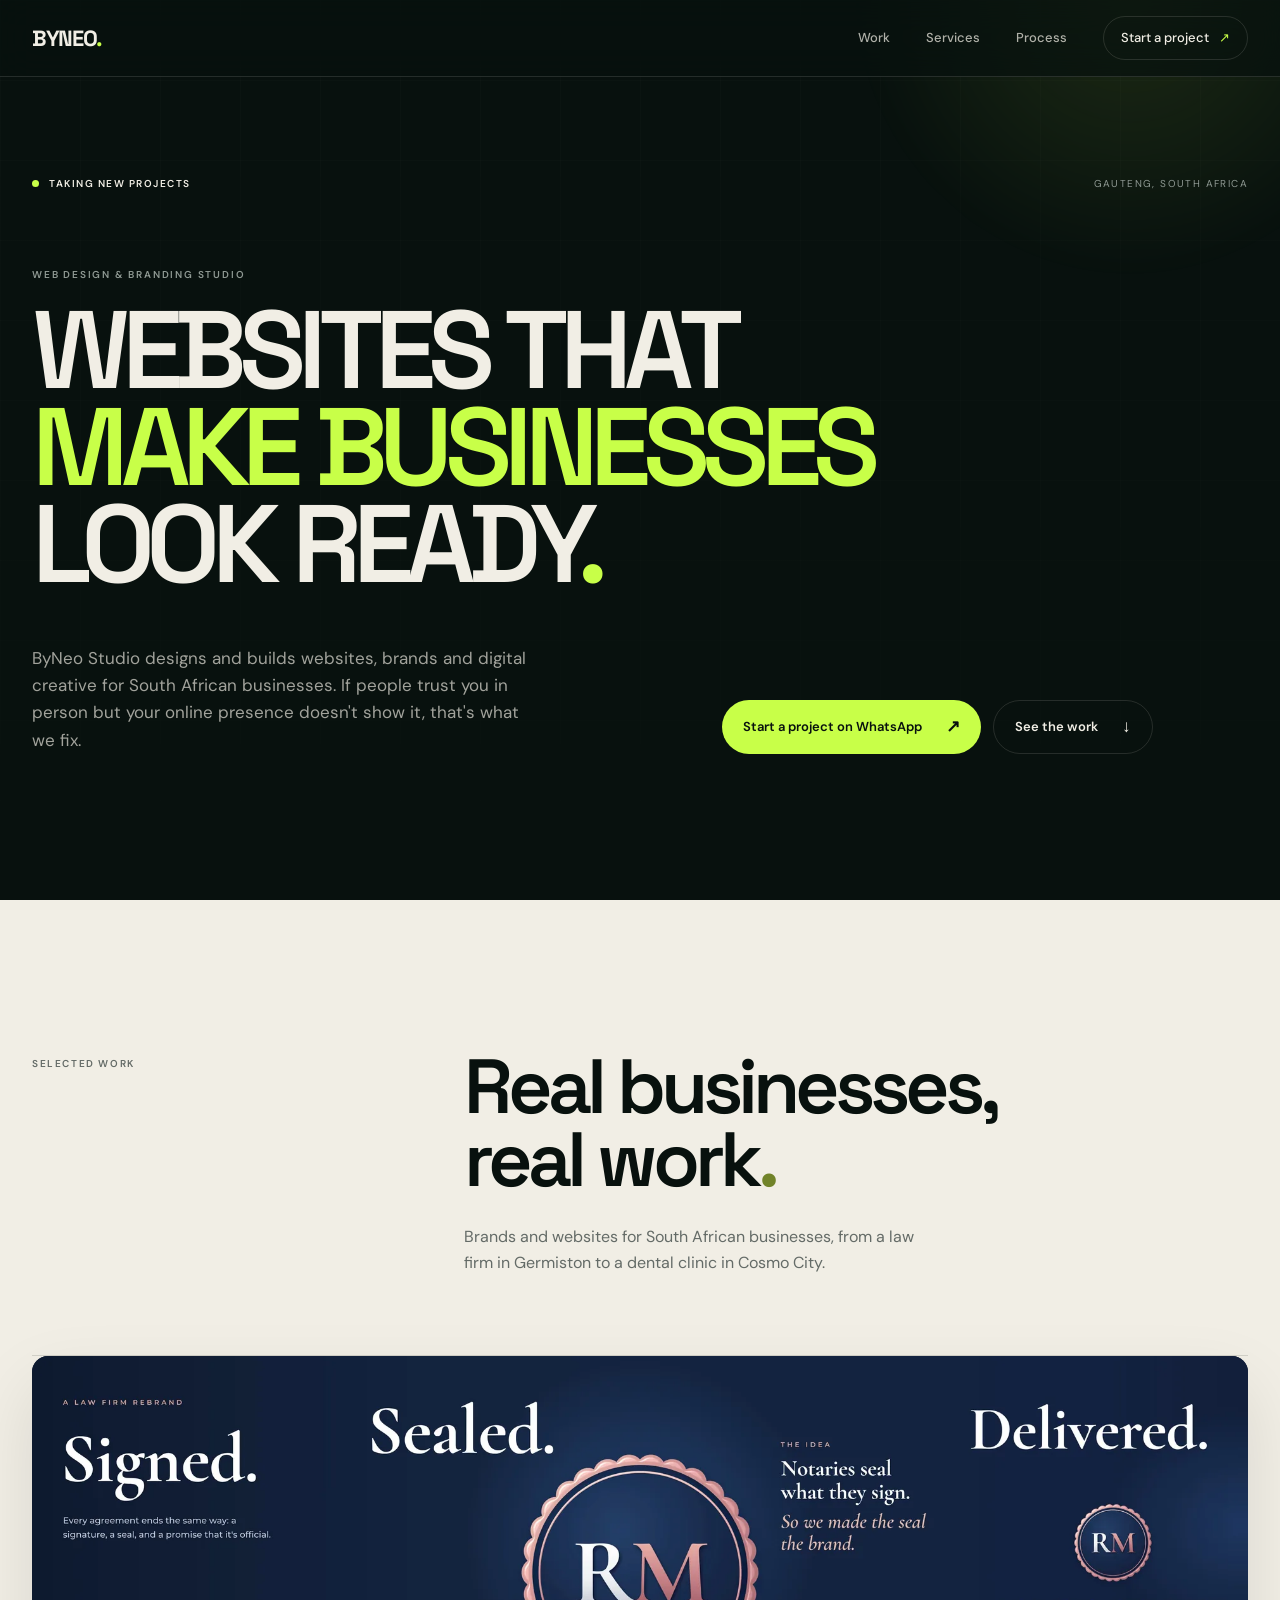
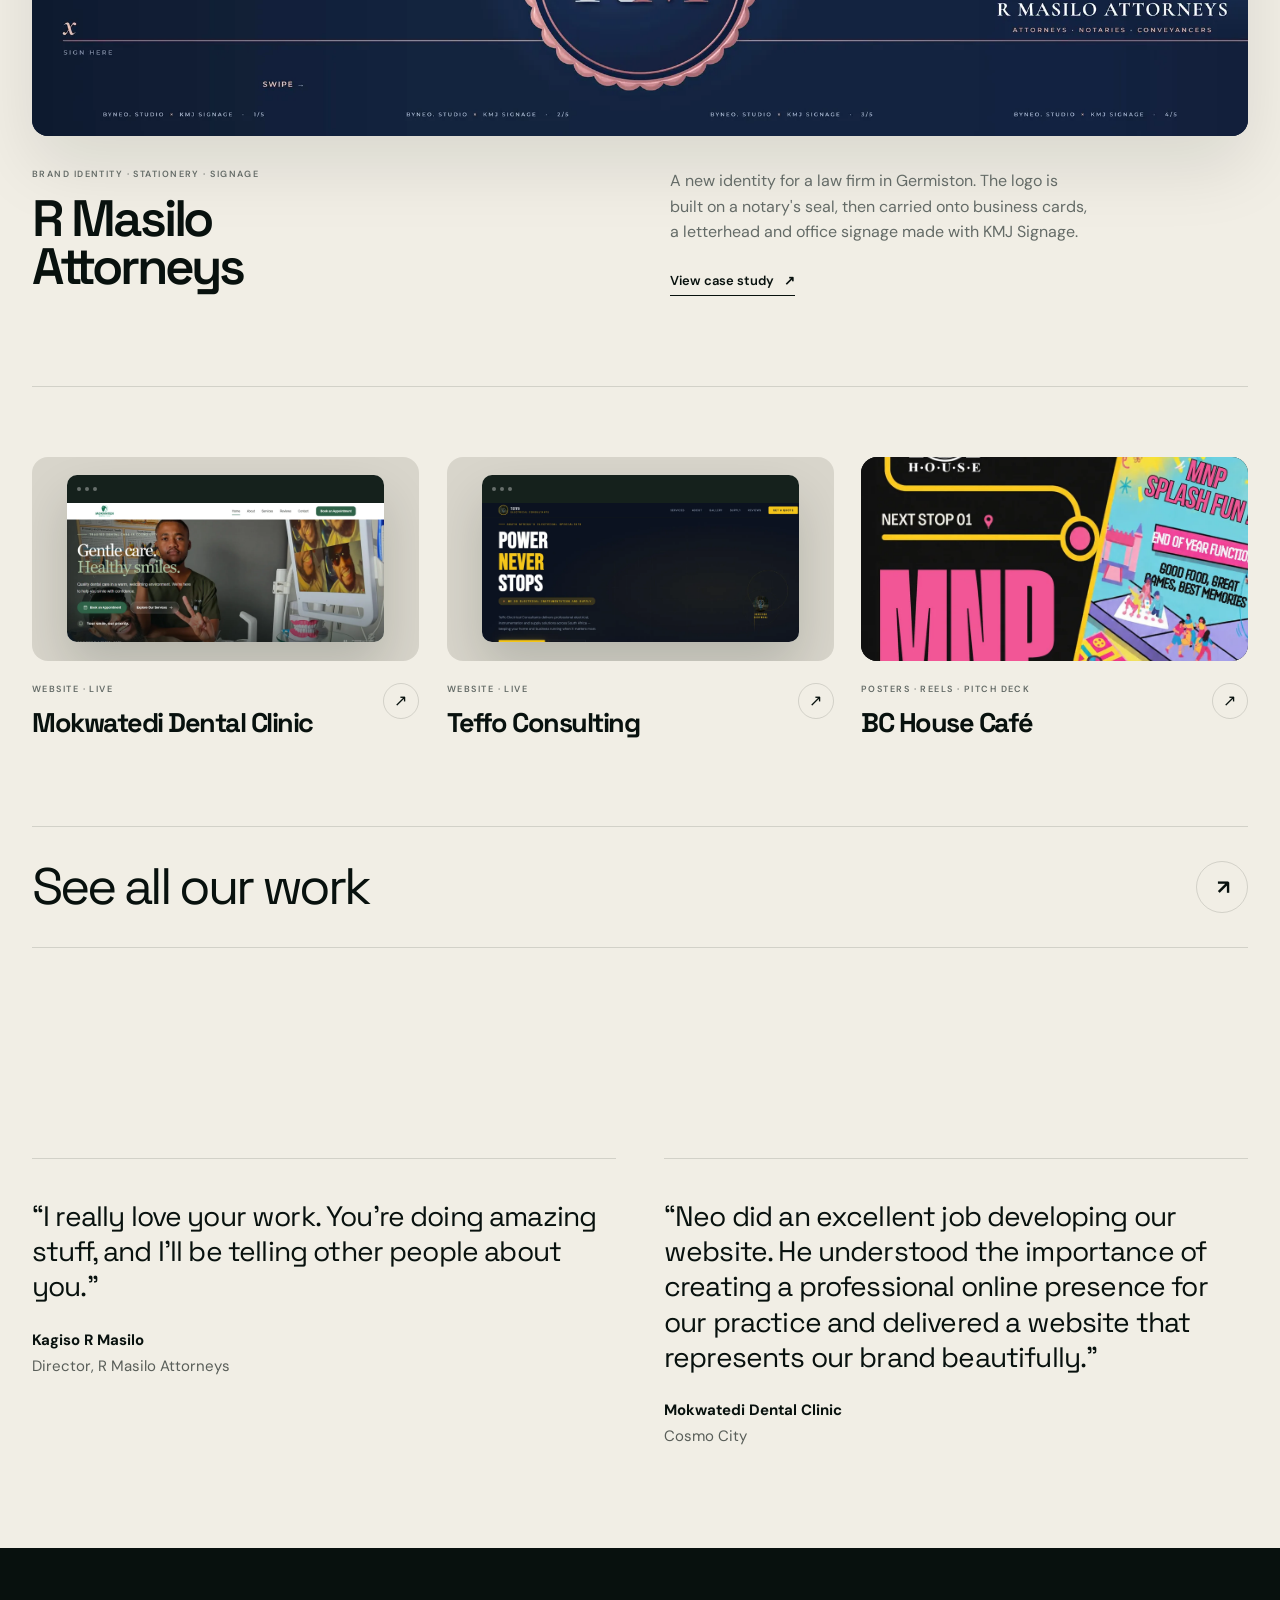
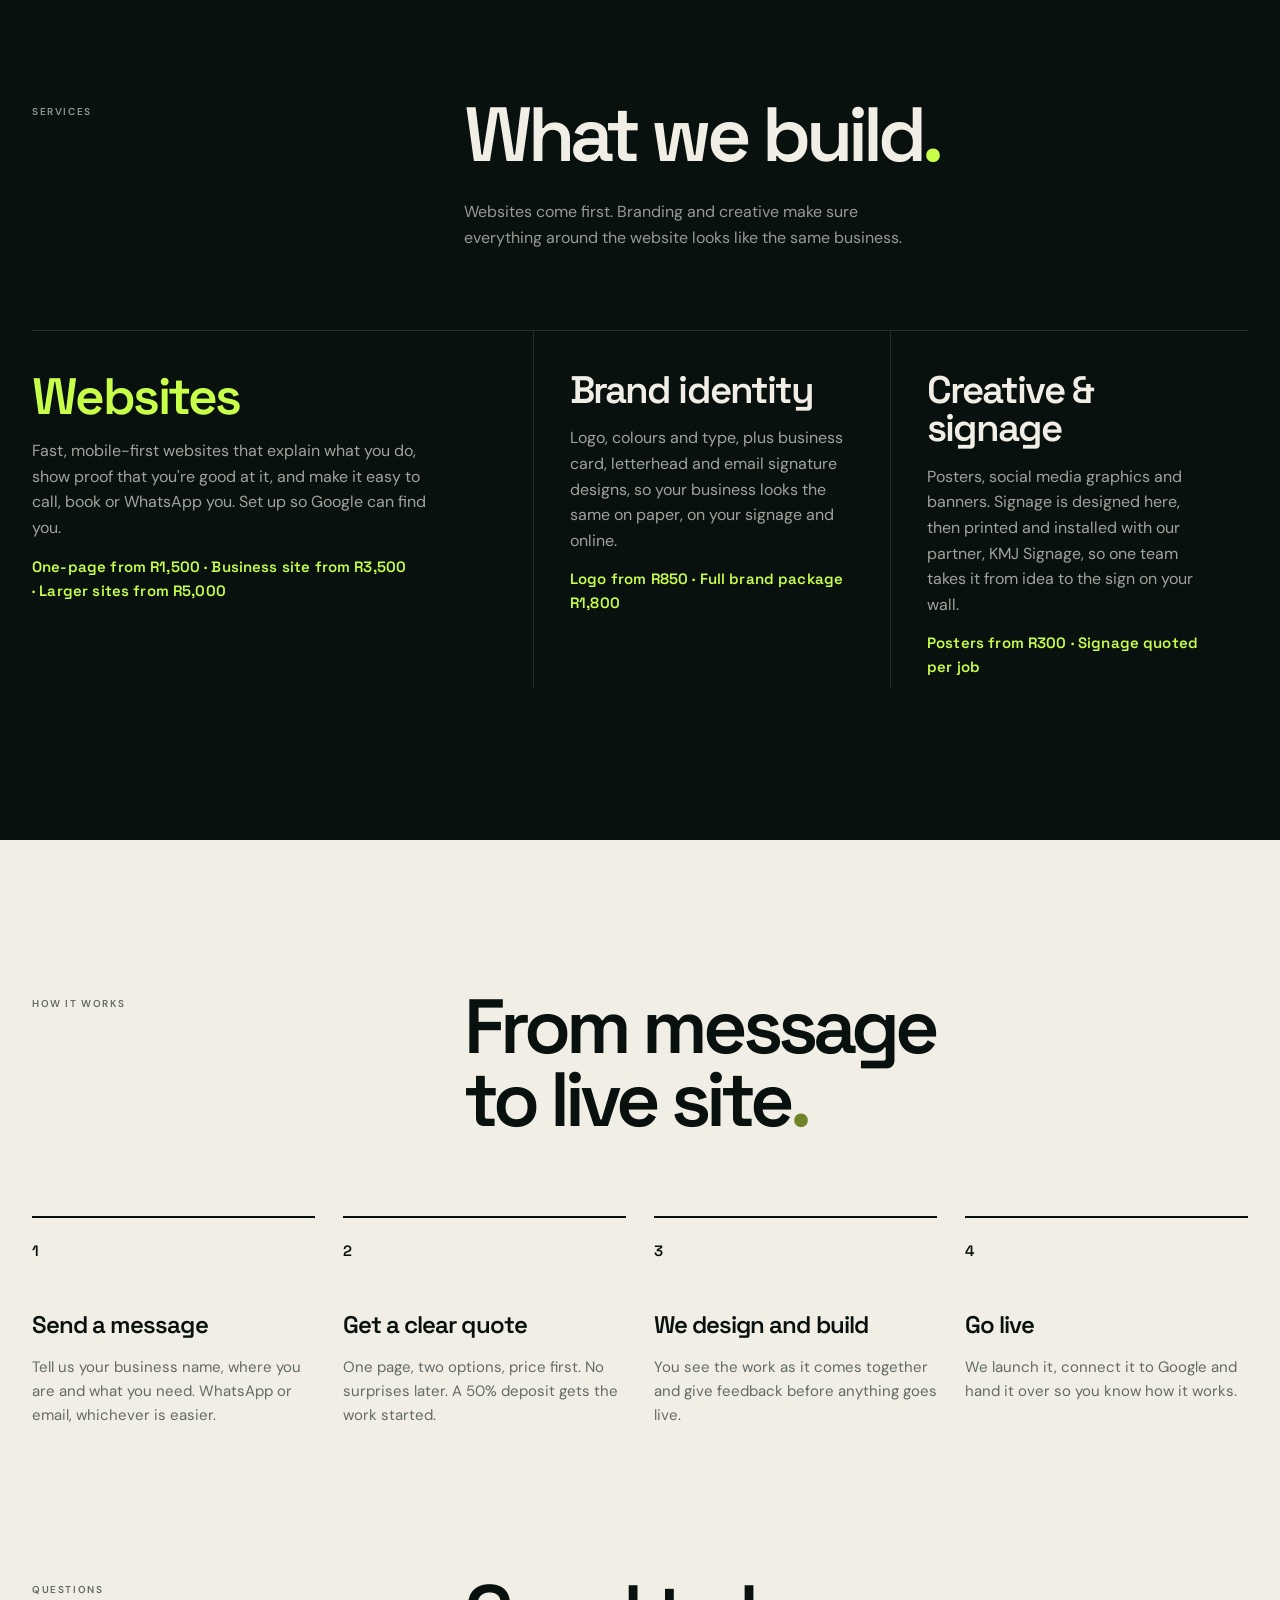
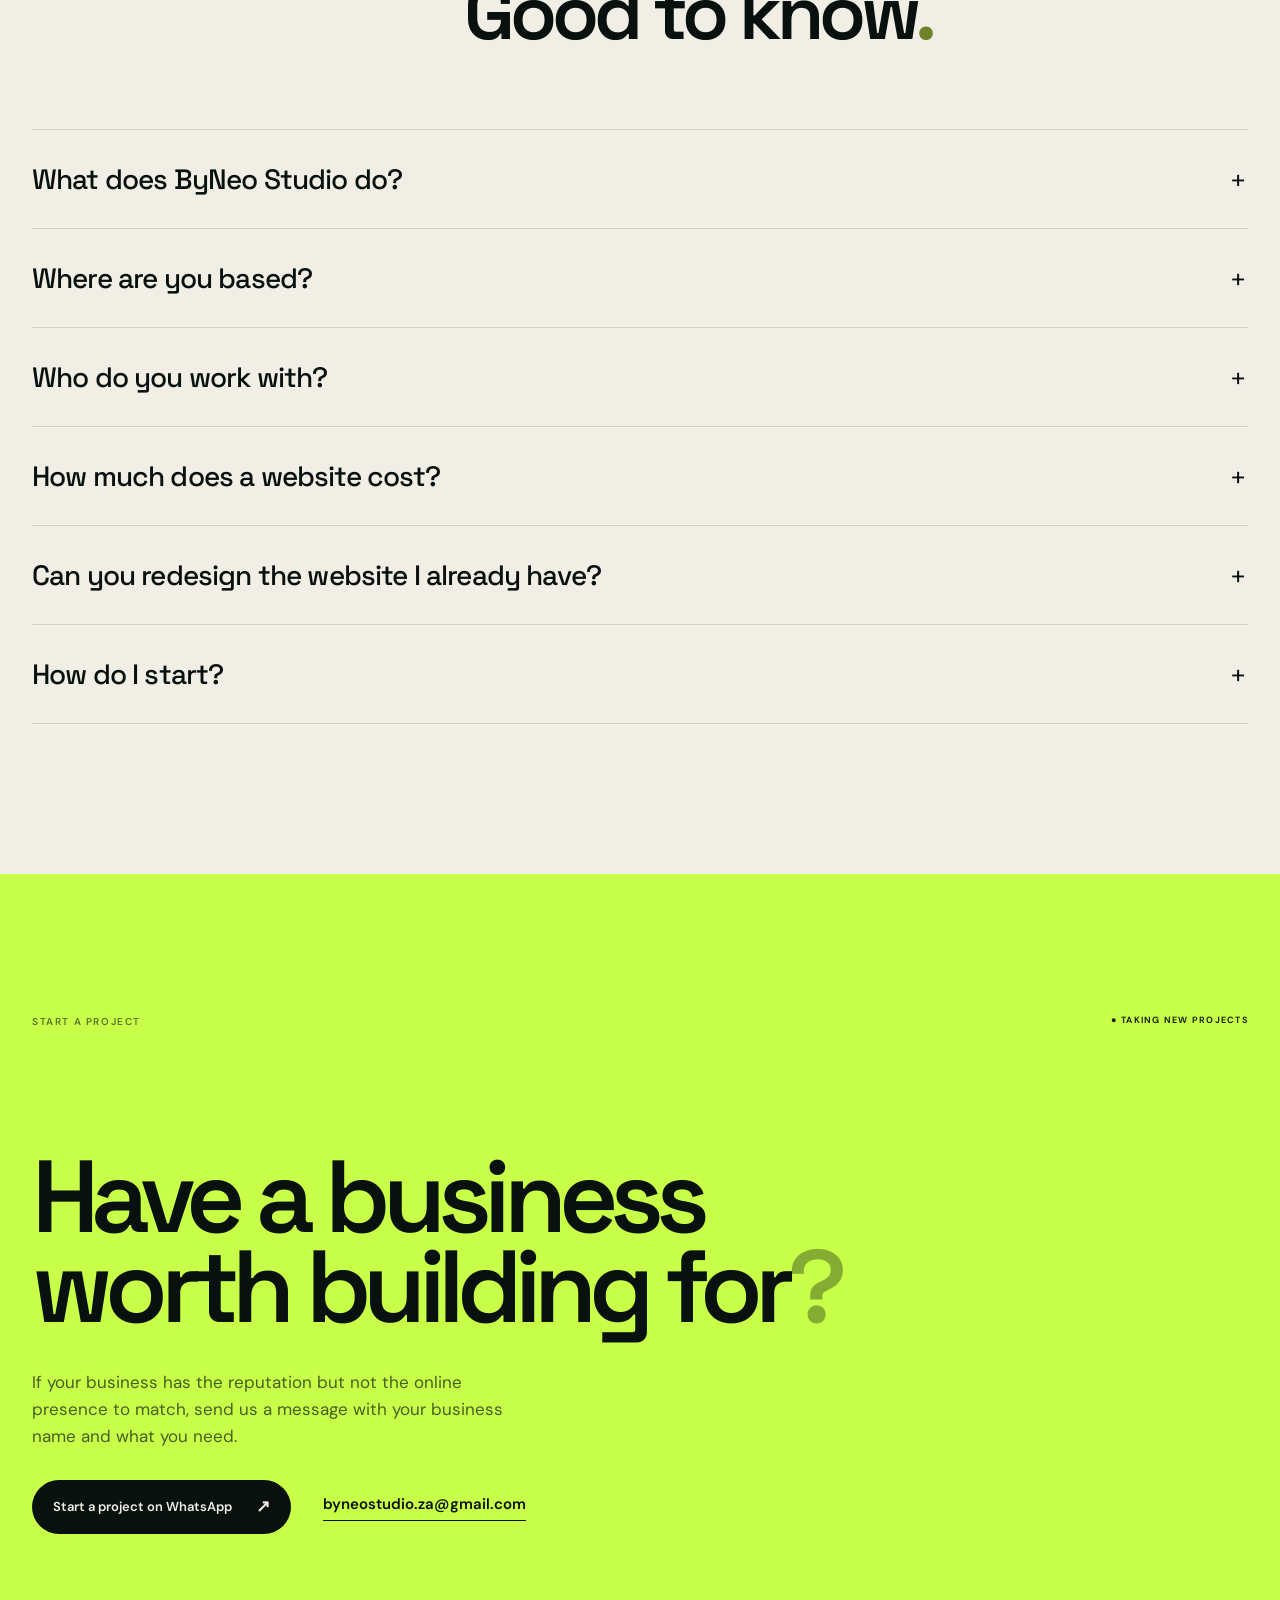
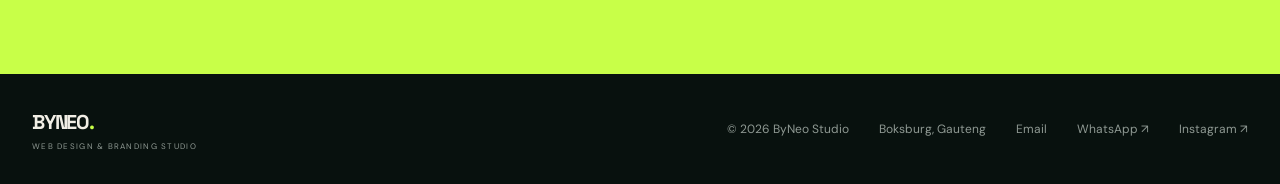
<file: index.html>
<!DOCTYPE html>
<html lang="en-ZA">
<head>
    <meta name="google-site-verification" content="LppKDBjX47kE_mzfMfXctYCOBp9vjs0lJ6OdmuVCEHg" />
    <meta charset="UTF-8">
    <meta name="viewport" content="width=device-width, initial-scale=1.0">
    <script>document.documentElement.classList.add('js');</script>

    <title>ByNeo Studio | Website Design &amp; Branding in Gauteng</title>
    <meta name="description" content="ByNeo Studio designs websites and brands for South African businesses that need to look ready online. Based in Gauteng. Start a project on WhatsApp.">
    <link rel="canonical" href="https://byneostudio.co.za/">

    <link rel="icon" href="/favicon.ico" sizes="48x48">
    <link rel="icon" type="image/svg+xml" href="/assets/icons/favicon.svg">
    <link rel="icon" type="image/png" sizes="192x192" href="/assets/icons/icon-192.png">
    <link rel="icon" type="image/png" sizes="32x32" href="/assets/icons/icon-32.png">
    <link rel="apple-touch-icon" href="/assets/icons/apple-touch-icon.png">
    <meta name="theme-color" content="#08110e">

    <meta property="og:type" content="website">
    <meta property="og:locale" content="en_ZA">
    <meta property="og:site_name" content="ByNeo Studio">
    <meta property="og:title" content="ByNeo Studio | Website Design &amp; Branding in Gauteng">
    <meta property="og:description" content="Websites, brand identity and digital creative for South African businesses. Built to make businesses look ready.">
    <meta property="og:image" content="https://byneostudio.co.za/assets/icons/og-image.png">
    <meta property="og:image:width" content="1200">
    <meta property="og:image:height" content="630">
    <meta property="og:image:alt" content="ByNeo Studio: Built to make businesses look ready.">
    <meta property="og:url" content="https://byneostudio.co.za/">

    <meta name="twitter:card" content="summary_large_image">
    <meta name="twitter:title" content="ByNeo Studio | Website Design &amp; Branding in Gauteng">
    <meta name="twitter:description" content="Websites, brand identity and digital creative for South African businesses. Built to make businesses look ready.">
    <meta name="twitter:image" content="https://byneostudio.co.za/assets/icons/og-image.png">

    <script type="application/ld+json">
    {
      "@context": "https://schema.org",
      "@graph": [
        {
          "@type": "ProfessionalService",
          "@id": "https://byneostudio.co.za/#business",
          "name": "ByNeo Studio",
          "alternateName": "ByNeo Studio ZA",
          "description": "ByNeo Studio is a web design and branding studio in Gauteng, South Africa. It designs and builds websites, brand identities and digital creative for South African businesses.",
          "slogan": "Built to make businesses look ready.",
          "url": "https://byneostudio.co.za/",
          "logo": "https://byneostudio.co.za/assets/icons/icon-512.png",
          "image": "https://byneostudio.co.za/assets/icons/og-image.png",
          "email": "byneostudio.za@gmail.com",
          "telephone": "+27636929023",
          "address": {
            "@type": "PostalAddress",
            "addressLocality": "Boksburg",
            "addressRegion": "Gauteng",
            "addressCountry": "ZA"
          },
          "areaServed": [
            { "@type": "AdministrativeArea", "name": "Gauteng" },
            { "@type": "Country", "name": "South Africa" }
          ],
          "knowsAbout": ["Website design", "Web development", "Brand identity", "Logo design", "Graphic design", "Social media design", "Signage design"],
          "hasOfferCatalog": {
            "@type": "OfferCatalog",
            "name": "Services",
            "itemListElement": [
              { "@type": "Offer", "itemOffered": { "@type": "Service", "name": "Website design and development" } },
              { "@type": "Offer", "itemOffered": { "@type": "Service", "name": "Brand identity" } },
              { "@type": "Offer", "itemOffered": { "@type": "Service", "name": "Digital creative: posters, social media graphics and banners" } },
              { "@type": "Offer", "itemOffered": { "@type": "Service", "name": "Signage design, printing and installation, with KMJ Signage" } }
            ]
          },
          "sameAs": ["https://www.instagram.com/byneo.studio.za/"]
        },
        {
          "@type": "WebSite",
          "@id": "https://byneostudio.co.za/#website",
          "url": "https://byneostudio.co.za/",
          "name": "ByNeo Studio",
          "publisher": { "@id": "https://byneostudio.co.za/#business" }
        },
        {
          "@type": "FAQPage",
          "mainEntity": [
            { "@type": "Question", "name": "What does ByNeo Studio do?",
              "acceptedAnswer": { "@type": "Answer", "text": "ByNeo Studio designs and builds websites for South African businesses. It also does brand identity (logos, colours and type), digital creative such as posters, social media graphics and banners, and signage that is designed by ByNeo Studio, then printed and installed with its partner, KMJ Signage." } },
            { "@type": "Question", "name": "Where is ByNeo Studio based?",
              "acceptedAnswer": { "@type": "Answer", "text": "ByNeo Studio is based in Boksburg, Gauteng, South Africa, and works with businesses across the country remotely." } },
            { "@type": "Question", "name": "Who does ByNeo Studio work with?",
              "acceptedAnswer": { "@type": "Answer", "text": "Small and medium businesses with real customers whose online presence is missing, outdated or doesn't match their reputation, including clinics, consultants, trades and local service businesses. New businesses setting up professionally are welcome too." } },
            { "@type": "Question", "name": "How much does a website cost?",
              "acceptedAnswer": { "@type": "Answer", "text": "One-page websites start from R1,500, business websites (up to 5 pages) from R3,500 and larger sites from R5,000. A logo is from R850, the full brand package is R1,800 and posters are from R300. Before any work starts you get a short quote with the price up front. A 50% deposit starts the work, and small jobs like posters are paid in full up front." } },
            { "@type": "Question", "name": "How do I start a project with ByNeo Studio?",
              "acceptedAnswer": { "@type": "Answer", "text": "Send a WhatsApp message to +27 63 692 9023 or email byneostudio.za@gmail.com with your business name and what you need." } }
          ]
        }
      ]
    }
    </script>

    <link rel="preconnect" href="https://fonts.googleapis.com">
    <link rel="preconnect" href="https://fonts.gstatic.com" crossorigin>
    <link href="https://fonts.googleapis.com/css2?family=DM+Sans:wght@400;500;600;700&family=Space+Grotesk:wght@400;500;600;700&display=swap" rel="stylesheet">

    <link rel="stylesheet" href="css/main.css">
    <link rel="stylesheet" href="css/responsive.css">
    <link rel="stylesheet" href="css/additions.css">
</head>

<body>

    <a class="skip-link" href="#main">Skip to content</a>

    <div class="page-loader" aria-hidden="true">
        <div class="loader-inner">
            <span class="loader-mark">BYNEO.</span>
        </div>
    </div>

    <header class="site-header">
        <div class="container header-inner">
            <a href="index.html" class="brand" aria-label="ByNeo Studio home">BYNEO<span>.</span></a>

            <nav class="desktop-nav" aria-label="Main navigation">
                <a href="work.html">Work</a>
                <a href="#services">Services</a>
                <a href="#process">Process</a>
                <a href="#contact" class="nav-cta">Start a project <span aria-hidden="true">↗︎</span></a>
            </nav>

            <button class="mobile-menu-toggle" type="button" aria-label="Open navigation" aria-expanded="false" aria-controls="mobile-nav">
                <span></span>
                <span></span>
            </button>
        </div>

        <div class="mobile-nav" id="mobile-nav" aria-hidden="true">
            <a href="work.html">Work</a>
            <a href="#services">Services</a>
            <a href="#process">Process</a>
            <a href="#contact" class="mobile-menu-cta">Start a project <span aria-hidden="true">↗︎</span></a>
        </div>
    </header>

    <main id="main">

        <!-- HERO -->
        <section class="hero">
            <div class="hero-grid"></div>
            <div class="hero-orb"></div>

            <div class="container hero-inner">

                <div class="hero-top reveal">
                    <div class="status">
                        <span class="status-dot"></span>
                        <span>TAKING NEW PROJECTS</span>
                    </div>
                    <span class="hero-index">GAUTENG, SOUTH AFRICA</span>
                </div>

                <div class="hero-content">
                    <p class="eyebrow reveal reveal-delay-1">WEB DESIGN &amp; BRANDING STUDIO</p>

                    <h1 class="hero-title">
                        <span class="title-line reveal reveal-delay-2">Websites that</span>
                        <span class="title-line title-accent reveal reveal-delay-3">make businesses</span>
                        <span class="title-line reveal reveal-delay-4">look ready<span class="title-dot">.</span></span>
                    </h1>

                    <div class="hero-bottom">
                        <p class="hero-description reveal reveal-delay-5">
                            ByNeo Studio designs and builds websites, brands and digital creative
                            for South African businesses. If people trust you in person but your
                            online presence doesn't show it, that's what we fix.
                        </p>

                        <div class="hero-actions reveal reveal-delay-6">
                            <a href="https://wa.me/27636929023?text=Hi%20ByNeo%20Studio%2C%20I%27d%20like%20to%20start%20a%20project." class="button button-primary" target="_blank" rel="noopener noreferrer">
                                <span>Start a project on WhatsApp</span>
                                <span class="button-arrow" aria-hidden="true">↗︎</span>
                            </a>
                            <a href="#work" class="button button-ghost">
                                <span>See the work</span>
                                <span class="button-arrow" aria-hidden="true">↓︎</span>
                            </a>
                        </div>
                    </div>
                </div>
            </div>
        </section>


        <!-- WORK -->
        <section class="work-section" id="work">
            <div class="container">

                <div class="section-header reveal">
                    <div><span class="section-number">SELECTED WORK</span></div>
                    <div class="section-heading-wrap">
                        <h2>Real businesses,<br>real work<span>.</span></h2>
                        <p>Brands and websites for South African businesses, from a law firm in Germiston to a dental clinic in Cosmo City.</p>
                    </div>
                </div>

                <article class="featured-project reveal">
                    <a href="work.html#rmasilo" class="project-visual project-print" aria-label="R Masilo Attorneys case study">
                        <img src="assets/work/rmasilo-identity-strip.webp" alt="R Masilo Attorneys brand identity by ByNeo Studio: a rose-gold notary seal logo on navy" width="1920" height="600" decoding="async">
                    </a>

                    <div class="featured-project-info">
                        <div>
                            <span class="project-label">BRAND IDENTITY · STATIONERY · SIGNAGE</span>
                            <h3>R Masilo<br>Attorneys</h3>
                        </div>
                        <div class="project-details">
                            <p>A new identity for a law firm in Germiston. The logo is built on a notary's seal, then carried onto business cards, a letterhead and office signage made with KMJ Signage.</p>
                            <div class="link-row">
                                <a href="work.html#rmasilo" class="text-link">View case study <span aria-hidden="true">↗︎</span></a>
                            </div>
                        </div>
                    </div>
                </article>

                <div class="project-grid">
                    <article class="project-card reveal">
                        <a href="work.html#mokwatedi" class="project-card-visual teffo-visual" aria-label="Mokwatedi Dental Clinic case study">
                            <div class="mini-browser">
                                <div class="mini-browser-bar"><span></span><span></span><span></span></div>
                                <div class="teffo-screen">
                                    <img src="assets/work/mokwatedi-dental-website.webp" alt="Homepage of the Mokwatedi Dental Clinic website designed by ByNeo Studio" width="1600" height="810" loading="lazy" decoding="async" class="fit-cover">
                                </div>
                            </div>
                        </a>
                        <div class="project-card-info">
                            <div>
                                <span class="project-label">WEBSITE · LIVE</span>
                                <h3>Mokwatedi Dental Clinic</h3>
                            </div>
                            <a href="work.html#mokwatedi" class="project-arrow" aria-label="View Mokwatedi Dental Clinic case study">↗︎</a>
                        </div>
                    </article>

                    <article class="project-card reveal reveal-delay-1">
                        <a href="work.html#teffo" class="project-card-visual teffo-visual" aria-label="Teffo Consulting project">
                            <div class="mini-browser">
                                <div class="mini-browser-bar"><span></span><span></span><span></span></div>
                                <div class="teffo-screen">
                                    <img src="assets/work/teffo-consulting-website.webp" alt="Teffo Consulting electrical consultancy website" width="1600" height="880" loading="lazy" decoding="async" class="fit-cover">
                                </div>
                            </div>
                        </a>
                        <div class="project-card-info">
                            <div>
                                <span class="project-label">WEBSITE · LIVE</span>
                                <h3>Teffo Consulting</h3>
                            </div>
                            <a href="work.html#teffo" class="project-arrow" aria-label="View Teffo Consulting project">↗︎</a>
                        </div>
                    </article>

                    <article class="project-card reveal reveal-delay-2">
                        <a href="work.html#bchouse" class="project-card-visual bc-card-visual" aria-label="BC House Café content and campaigns">
                            <img src="assets/work/bchouse-next-stop-mnp.webp" alt="BC House Next Stop event poster designed by ByNeo Studio" width="900" height="1200" loading="lazy" decoding="async" class="fit-cover bc-card-img">
                        </a>
                        <div class="project-card-info">
                            <div>
                                <span class="project-label">POSTERS · REELS · PITCH DECK</span>
                                <h3>BC House Café</h3>
                            </div>
                            <a href="work.html#bchouse" class="project-arrow" aria-label="View BC House Café project">↗︎</a>
                        </div>
                    </article>
                </div>

                <div class="explore-work reveal">
                    <a href="work.html">
                        <span>See all our work</span>
                        <strong aria-hidden="true">↗︎</strong>
                    </a>
                </div>

            </div>
        </section>


        <!-- CLIENT WORDS -->
        <section class="quote-section" aria-label="What clients say">
            <div class="container">
                <div class="quote-grid">
                <figure class="client-quote reveal">
                    <blockquote>
                        <p>&ldquo;I really love your work. You&rsquo;re doing amazing stuff, and I&rsquo;ll be telling other people about you.&rdquo;</p>
                    </blockquote>
                    <figcaption>
                        <strong>Kagiso R Masilo</strong>
                        <span>Director, R Masilo Attorneys</span>
                    </figcaption>
                </figure>
                <figure class="client-quote reveal reveal-delay-1">
                    <blockquote>
                        <p>&ldquo;Neo did an excellent job developing our website. He understood the importance of creating a professional online presence for our practice and delivered a website that represents our brand beautifully.&rdquo;</p>
                    </blockquote>
                    <figcaption>
                        <strong>Mokwatedi Dental Clinic</strong>
                        <span>Cosmo City</span>
                    </figcaption>
                </figure>
                </div>
            </div>
        </section>


        <!-- SERVICES -->
        <section class="services-section" id="services">
            <div class="container">

                <div class="section-header reveal">
                    <div><span class="section-number">SERVICES</span></div>
                    <div class="section-heading-wrap">
                        <h2>What we build<span>.</span></h2>
                        <p>Websites come first. Branding and creative make sure everything around the website looks like the same business.</p>
                    </div>
                </div>

                <div class="service-list">
                    <article class="service service-primary reveal">
                        <h3>Websites</h3>
                        <p>Fast, mobile-first websites that explain what you do, show proof that you're good at it, and make it easy to call, book or WhatsApp you. Set up so Google can find you.</p>
                        <p class="service-price">One-page from R1,500 · Business site from R3,500 · Larger sites from R5,000</p>
                    </article>
                    <article class="service reveal reveal-delay-1">
                        <h3>Brand identity</h3>
                        <p>Logo, colours and type, plus business card, letterhead and email signature designs, so your business looks the same on paper, on your signage and online.</p>
                        <p class="service-price">Logo from R850 · Full brand package R1,800</p>
                    </article>
                    <article class="service reveal reveal-delay-2">
                        <h3>Creative &amp; signage</h3>
                        <p>Posters, social media graphics and banners. Signage is designed here, then printed and installed with our partner, KMJ Signage, so one team takes it from idea to the sign on your wall.</p>
                        <p class="service-price">Posters from R300 · Signage quoted per job</p>
                    </article>
                </div>

            </div>
        </section>


        <!-- PROCESS -->
        <section class="process-section" id="process">
            <div class="container">

                <div class="section-header reveal">
                    <div><span class="section-number">HOW IT WORKS</span></div>
                    <div class="section-heading-wrap">
                        <h2>From message<br>to live site<span>.</span></h2>
                    </div>
                </div>

                <ol class="process-list">
                    <li class="reveal">
                        <h3>Send a message</h3>
                        <p>Tell us your business name, where you are and what you need. WhatsApp or email, whichever is easier.</p>
                    </li>
                    <li class="reveal reveal-delay-1">
                        <h3>Get a clear quote</h3>
                        <p>One page, two options, price first. No surprises later. A 50% deposit gets the work started.</p>
                    </li>
                    <li class="reveal reveal-delay-2">
                        <h3>We design and build</h3>
                        <p>You see the work as it comes together and give feedback before anything goes live.</p>
                    </li>
                    <li class="reveal reveal-delay-3">
                        <h3>Go live</h3>
                        <p>We launch it, connect it to Google and hand it over so you know how it works.</p>
                    </li>
                </ol>

            </div>
        </section>


        <!-- FAQ -->
        <section class="faq-section" id="faq">
            <div class="container">

                <div class="section-header reveal">
                    <div><span class="section-number">QUESTIONS</span></div>
                    <div class="section-heading-wrap">
                        <h2>Good to know<span>.</span></h2>
                    </div>
                </div>

                <div class="faq-list reveal">
                    <details>
                        <summary>What does ByNeo Studio do?</summary>
                        <p>We design and build websites for South African businesses. We also do brand identity (logos, colours and type), digital creative such as posters, social media graphics and banners, and signage that is designed here, then printed and installed with our partner, KMJ Signage.</p>
                    </details>
                    <details>
                        <summary>Where are you based?</summary>
                        <p>Boksburg, Gauteng. We work with businesses across South Africa, so you don't need to be nearby.</p>
                    </details>
                    <details>
                        <summary>Who do you work with?</summary>
                        <p>Businesses with real customers whose online presence is missing, outdated or doesn't match their reputation: clinics, consultants, trades and local services. New businesses setting up properly are welcome too.</p>
                    </details>
                    <details>
                        <summary>How much does a website cost?</summary>
                        <p>One-page websites start from R1,500, business websites (up to 5 pages) from R3,500 and larger sites from R5,000. A logo is from R850, the full brand package is R1,800 and posters are from R300. Before any work starts you get a short quote with the price up front. A 50% deposit starts the work, and small jobs like posters are paid in full up front.</p>
                    </details>
                    <details>
                        <summary>Can you redesign the website I already have?</summary>
                        <p>Yes. Send us the link and we'll tell you what we'd change first.</p>
                    </details>
                    <details>
                        <summary>How do I start?</summary>
                        <p>WhatsApp <a href="https://wa.me/27636929023" target="_blank" rel="noopener noreferrer">063 692 9023</a> or email <a href="mailto:byneostudio.za@gmail.com">byneostudio.za@gmail.com</a> with your business name and what you need.</p>
                    </details>
                </div>

            </div>
        </section>


        <!-- CONTACT -->
        <section class="contact-section" id="contact">
            <div class="container contact-inner">

                <div class="contact-top reveal">
                    <span class="section-number">START A PROJECT</span>
                    <span class="contact-status">● TAKING NEW PROJECTS</span>
                </div>

                <div class="contact-content">
                    <h2 class="reveal">Have a business<br>worth building for<span>?</span></h2>

                    <p class="contact-copy reveal reveal-delay-1">
                        If your business has the reputation but not the online presence to match,
                        send us a message with your business name and what you need.
                    </p>

                    <div class="contact-actions reveal reveal-delay-2">
                        <a href="https://wa.me/27636929023?text=Hi%20ByNeo%20Studio%2C%20I%27d%20like%20to%20start%20a%20project." target="_blank" rel="noopener noreferrer" class="button button-dark">
                            <span>Start a project on WhatsApp</span>
                            <span class="button-arrow" aria-hidden="true">↗︎</span>
                        </a>
                        <a href="mailto:byneostudio.za@gmail.com?subject=New%20project%20enquiry" class="text-link contact-email">byneostudio.za@gmail.com</a>
                    </div>
                </div>

            </div>
        </section>

    </main>

    <footer class="site-footer">
        <div class="container footer-inner">
            <div class="footer-brand">
                <span>BYNEO<span>.</span></span>
                <small>WEB DESIGN &amp; BRANDING STUDIO</small>
            </div>

            <div class="footer-right">
                <span>© <span id="year">2026</span> ByNeo Studio</span>
                <span>Boksburg, Gauteng</span>
                <a href="mailto:byneostudio.za@gmail.com">Email</a>
                <a href="https://wa.me/27636929023" target="_blank" rel="noopener noreferrer">WhatsApp ↗︎</a>
                <a href="https://www.instagram.com/byneo.studio.za/" target="_blank" rel="noopener noreferrer">Instagram ↗︎</a>
            </div>
        </div>
    </footer>

    <a href="https://wa.me/27636929023?text=Hi%20ByNeo%20Studio%2C%20I%27d%20like%20to%20start%20a%20project." class="wa-float" target="_blank" rel="noopener noreferrer" aria-label="Chat to ByNeo Studio on WhatsApp">
        <svg viewBox="0 0 24 24" width="20" height="20" aria-hidden="true" focusable="false"><path d="M12 3a9 9 0 0 0-7.7 13.7L3 21l4.5-1.2A9 9 0 1 0 12 3z" fill="none" stroke="currentColor" stroke-width="2" stroke-linejoin="round"/></svg>
        <span>WhatsApp us</span>
    </a>

    <script src="js/main.js" defer></script>
</body>
</html>
</file>
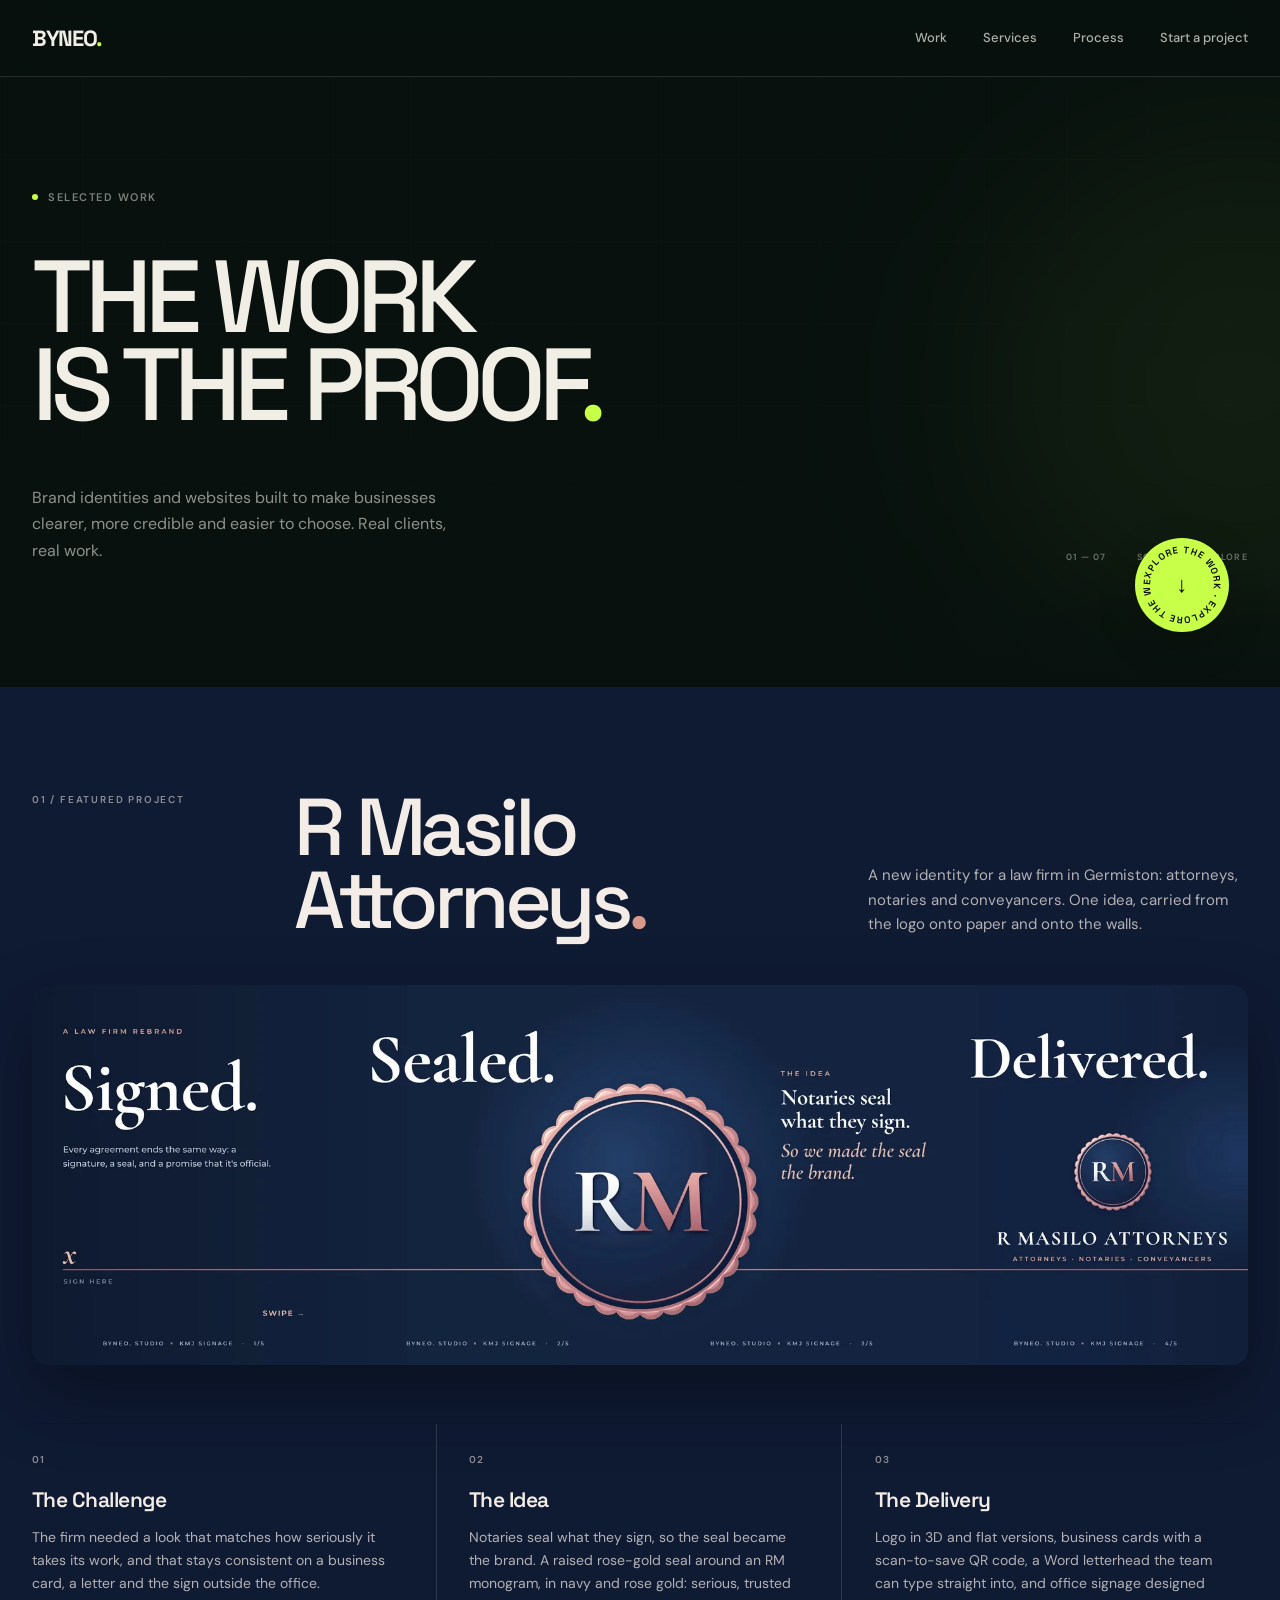
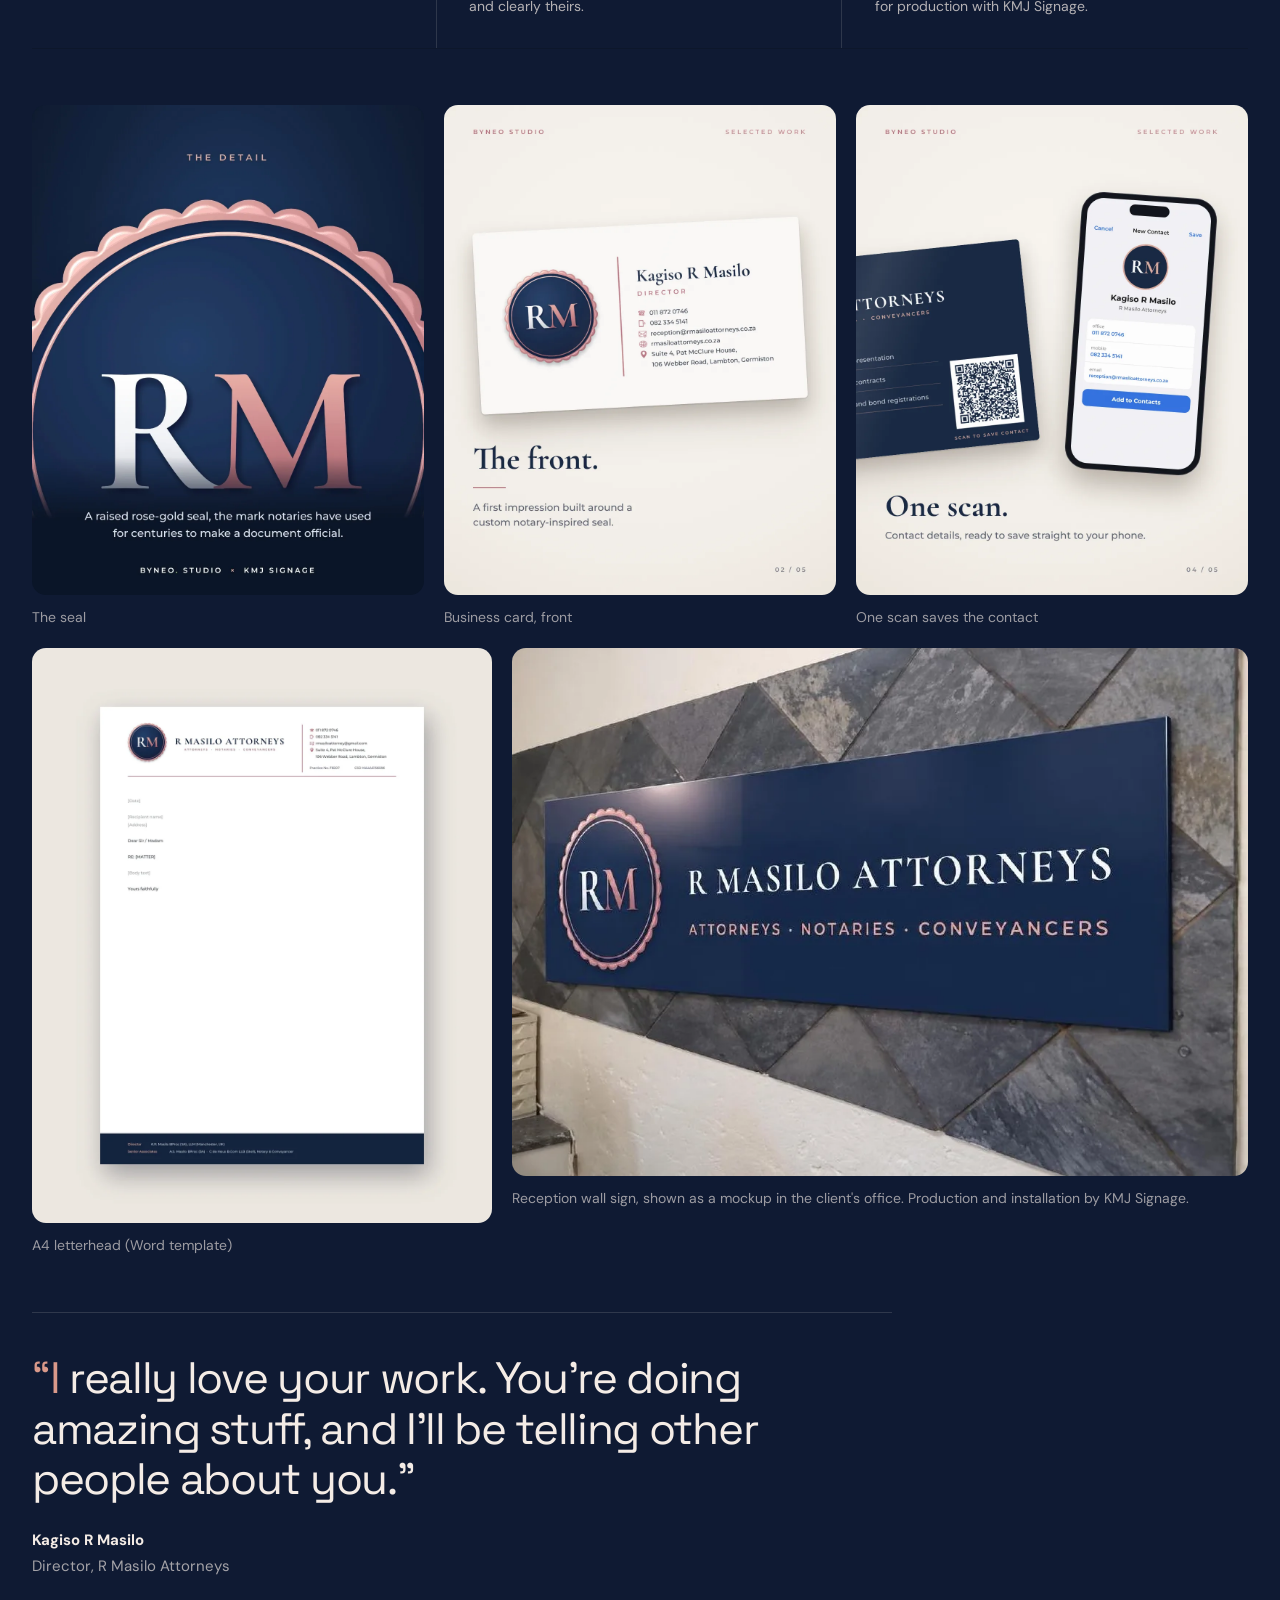
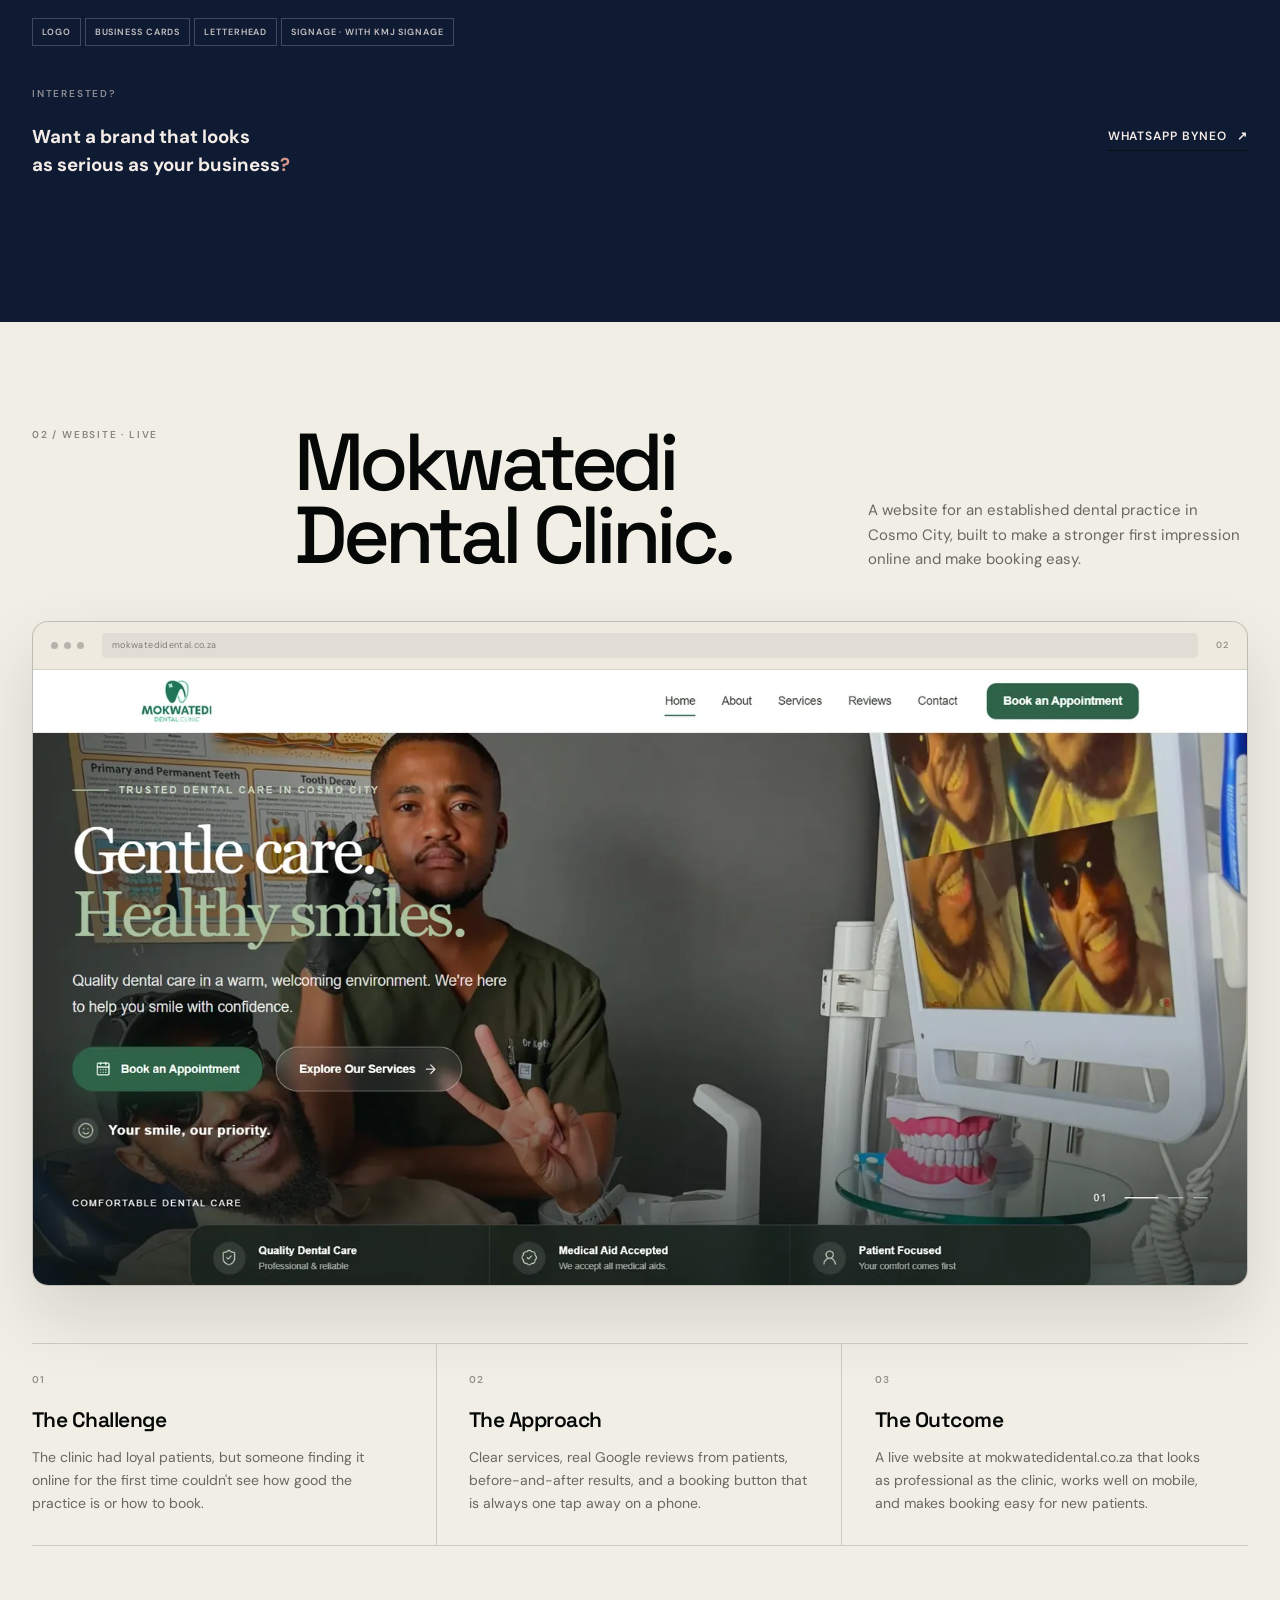
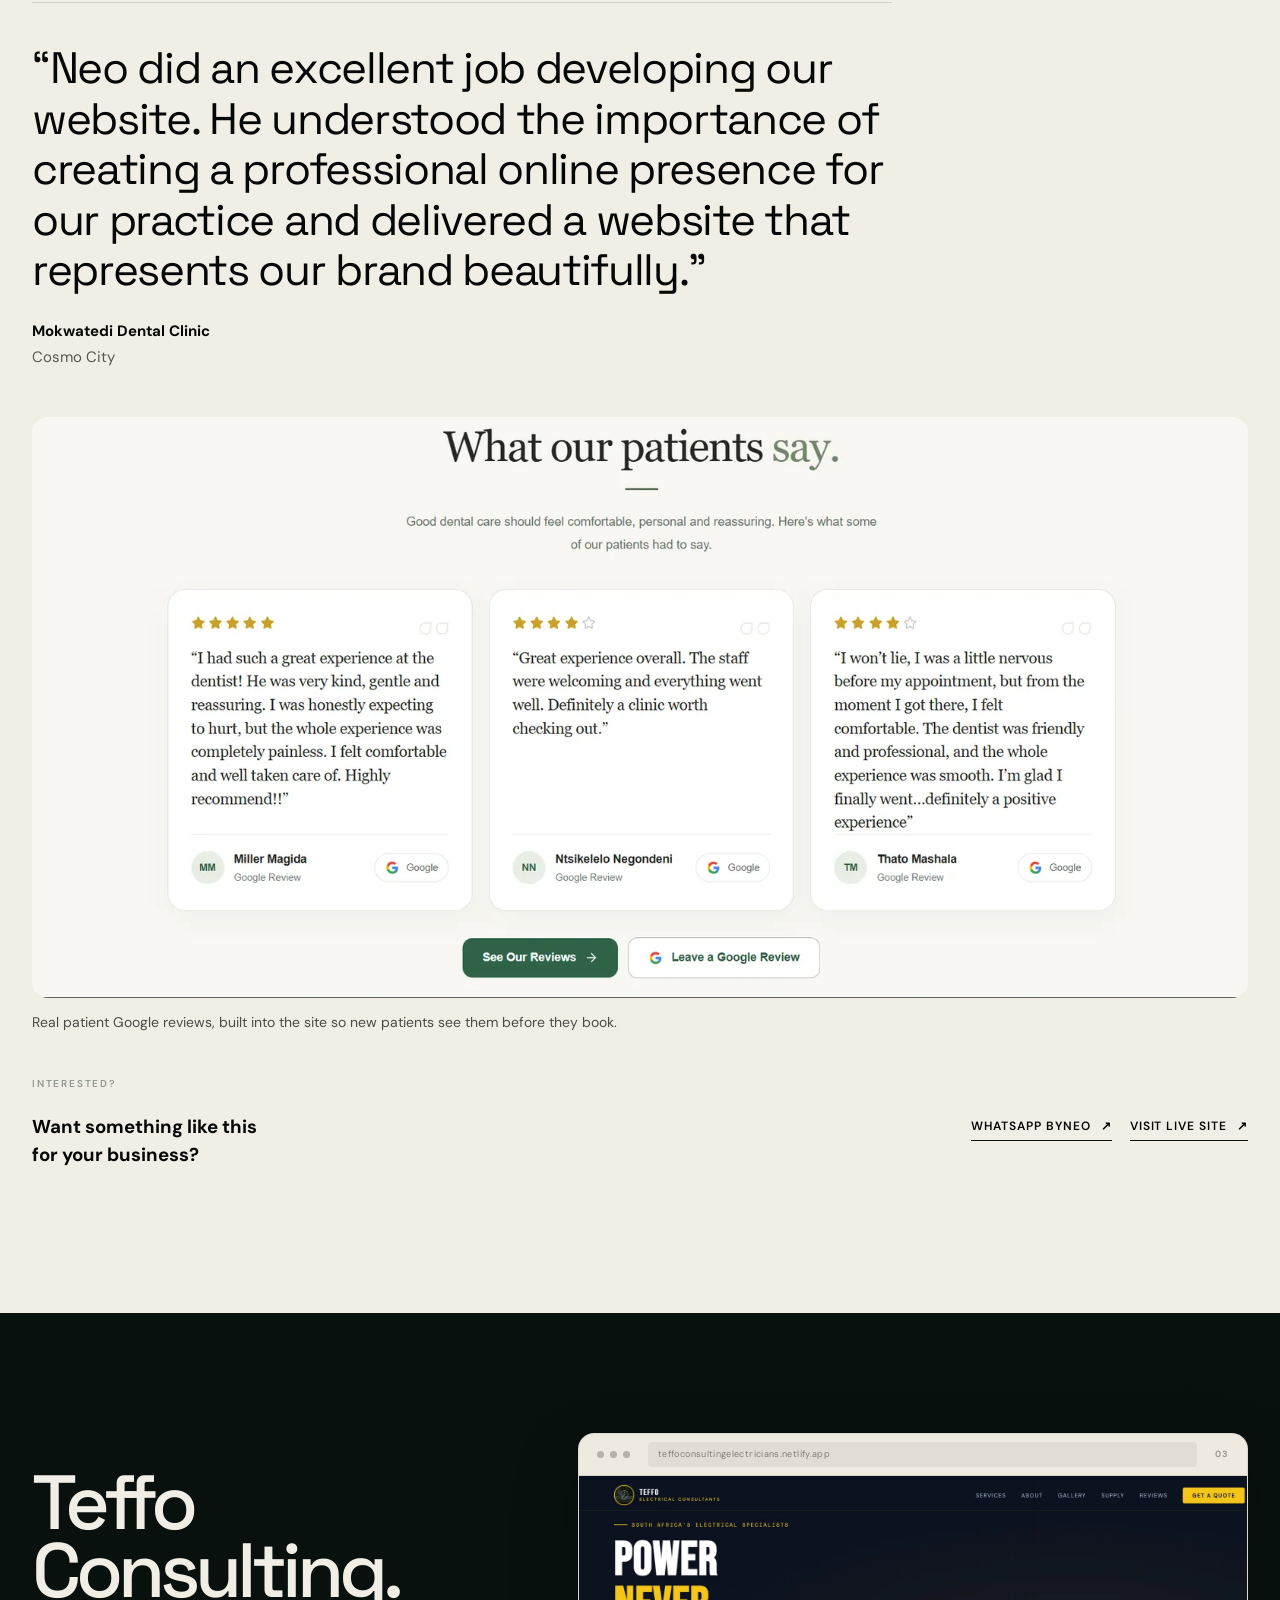
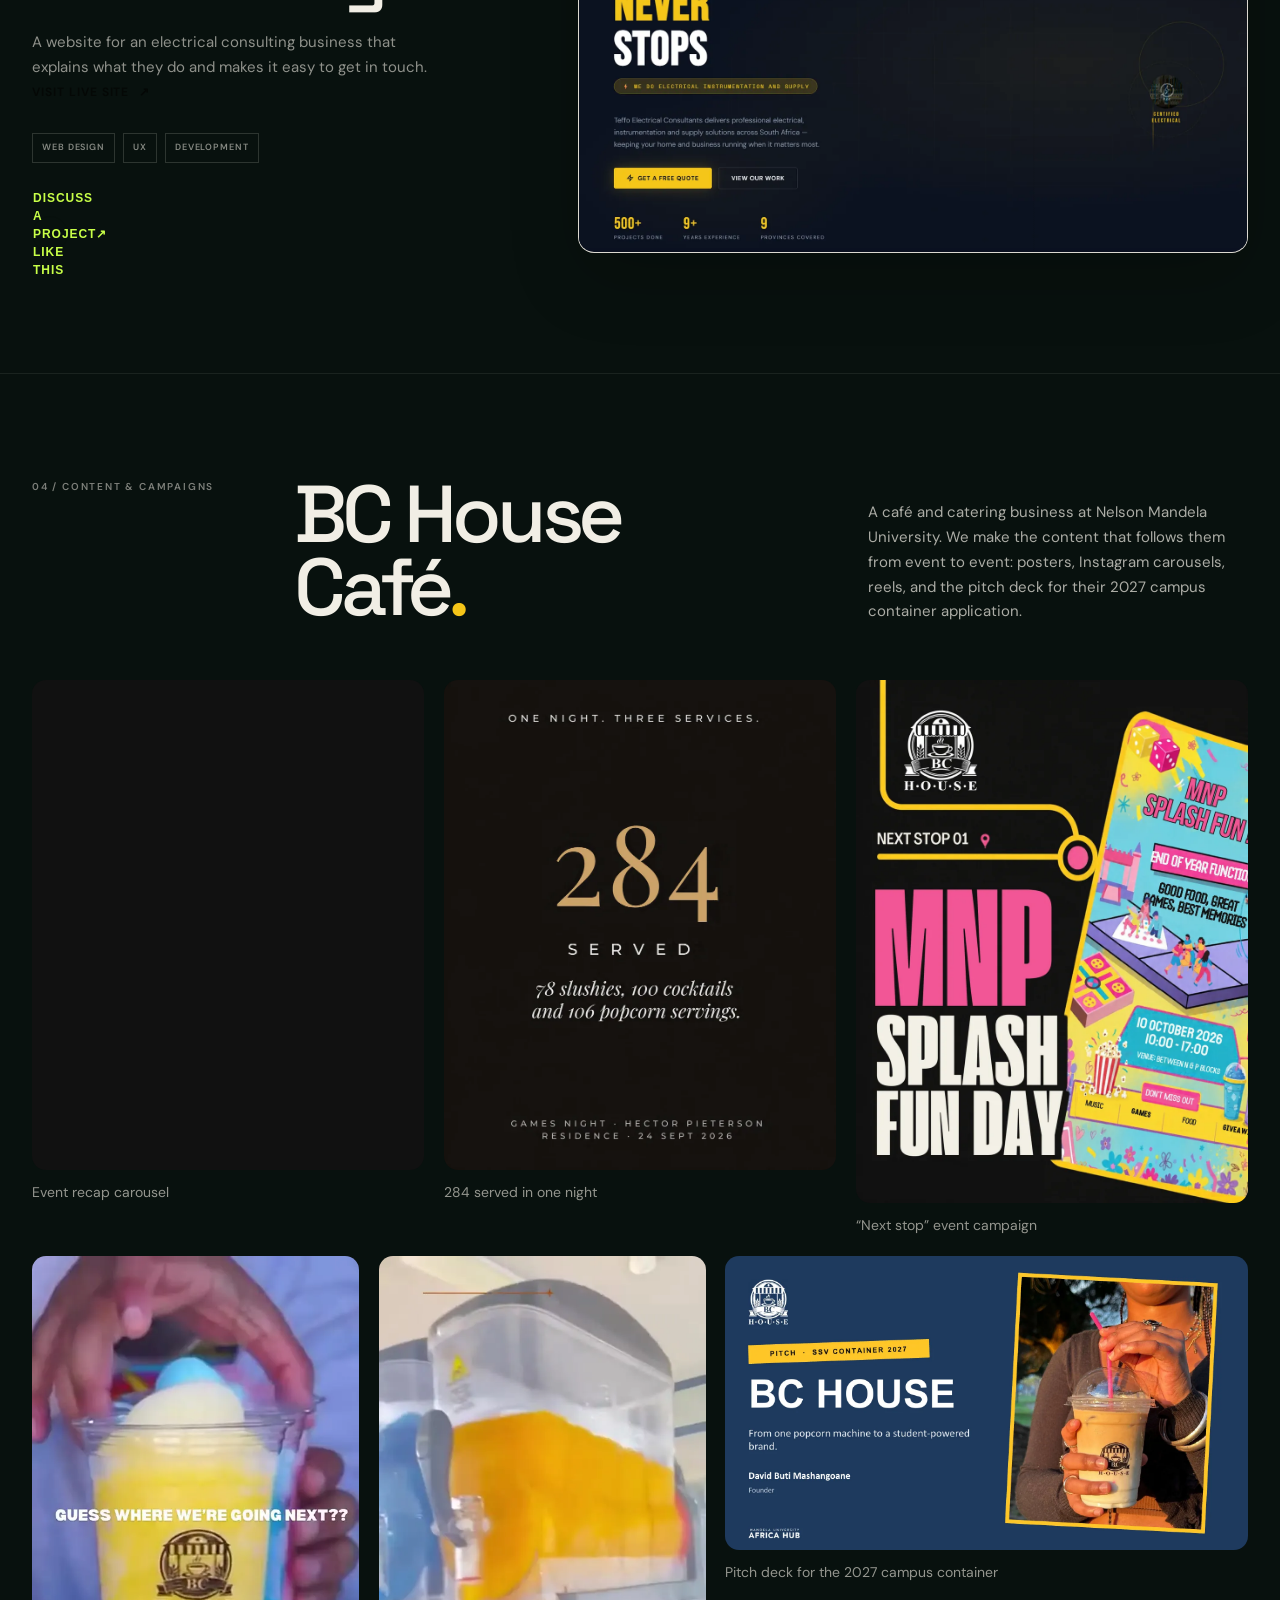
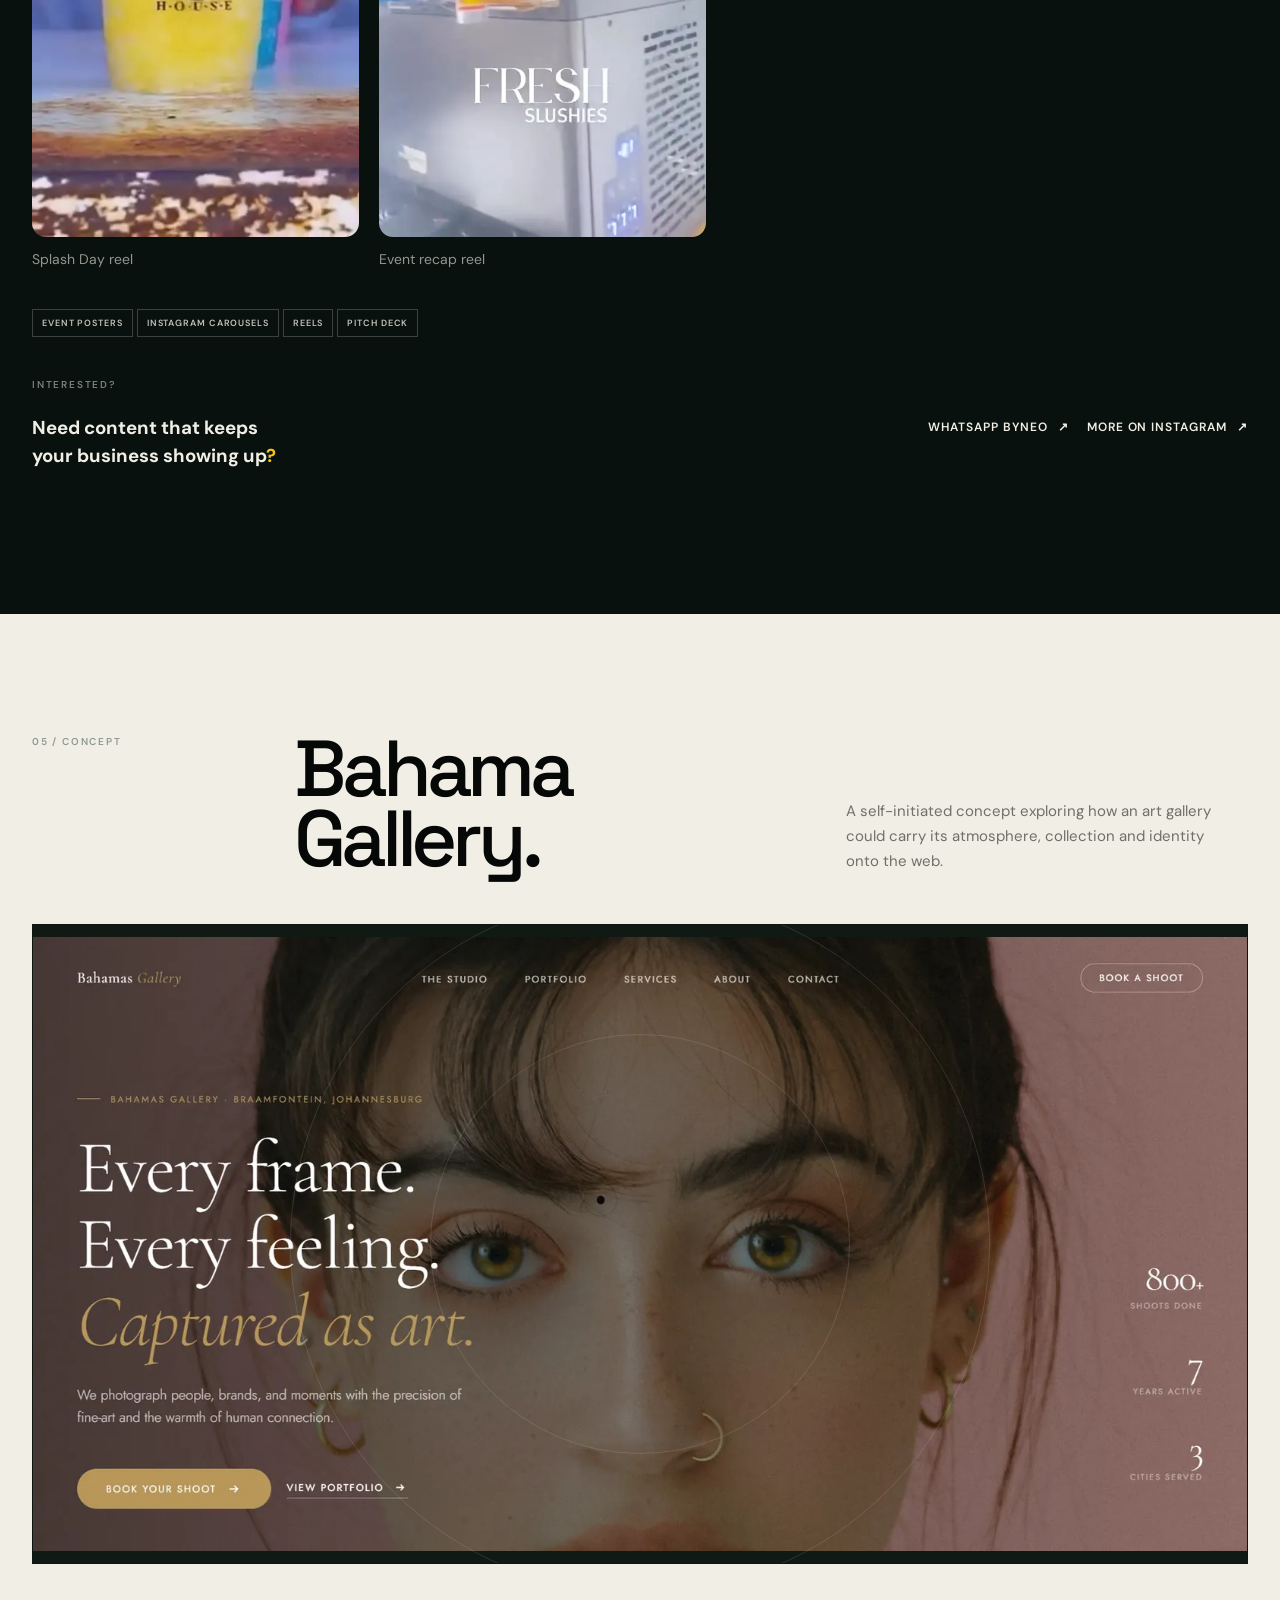
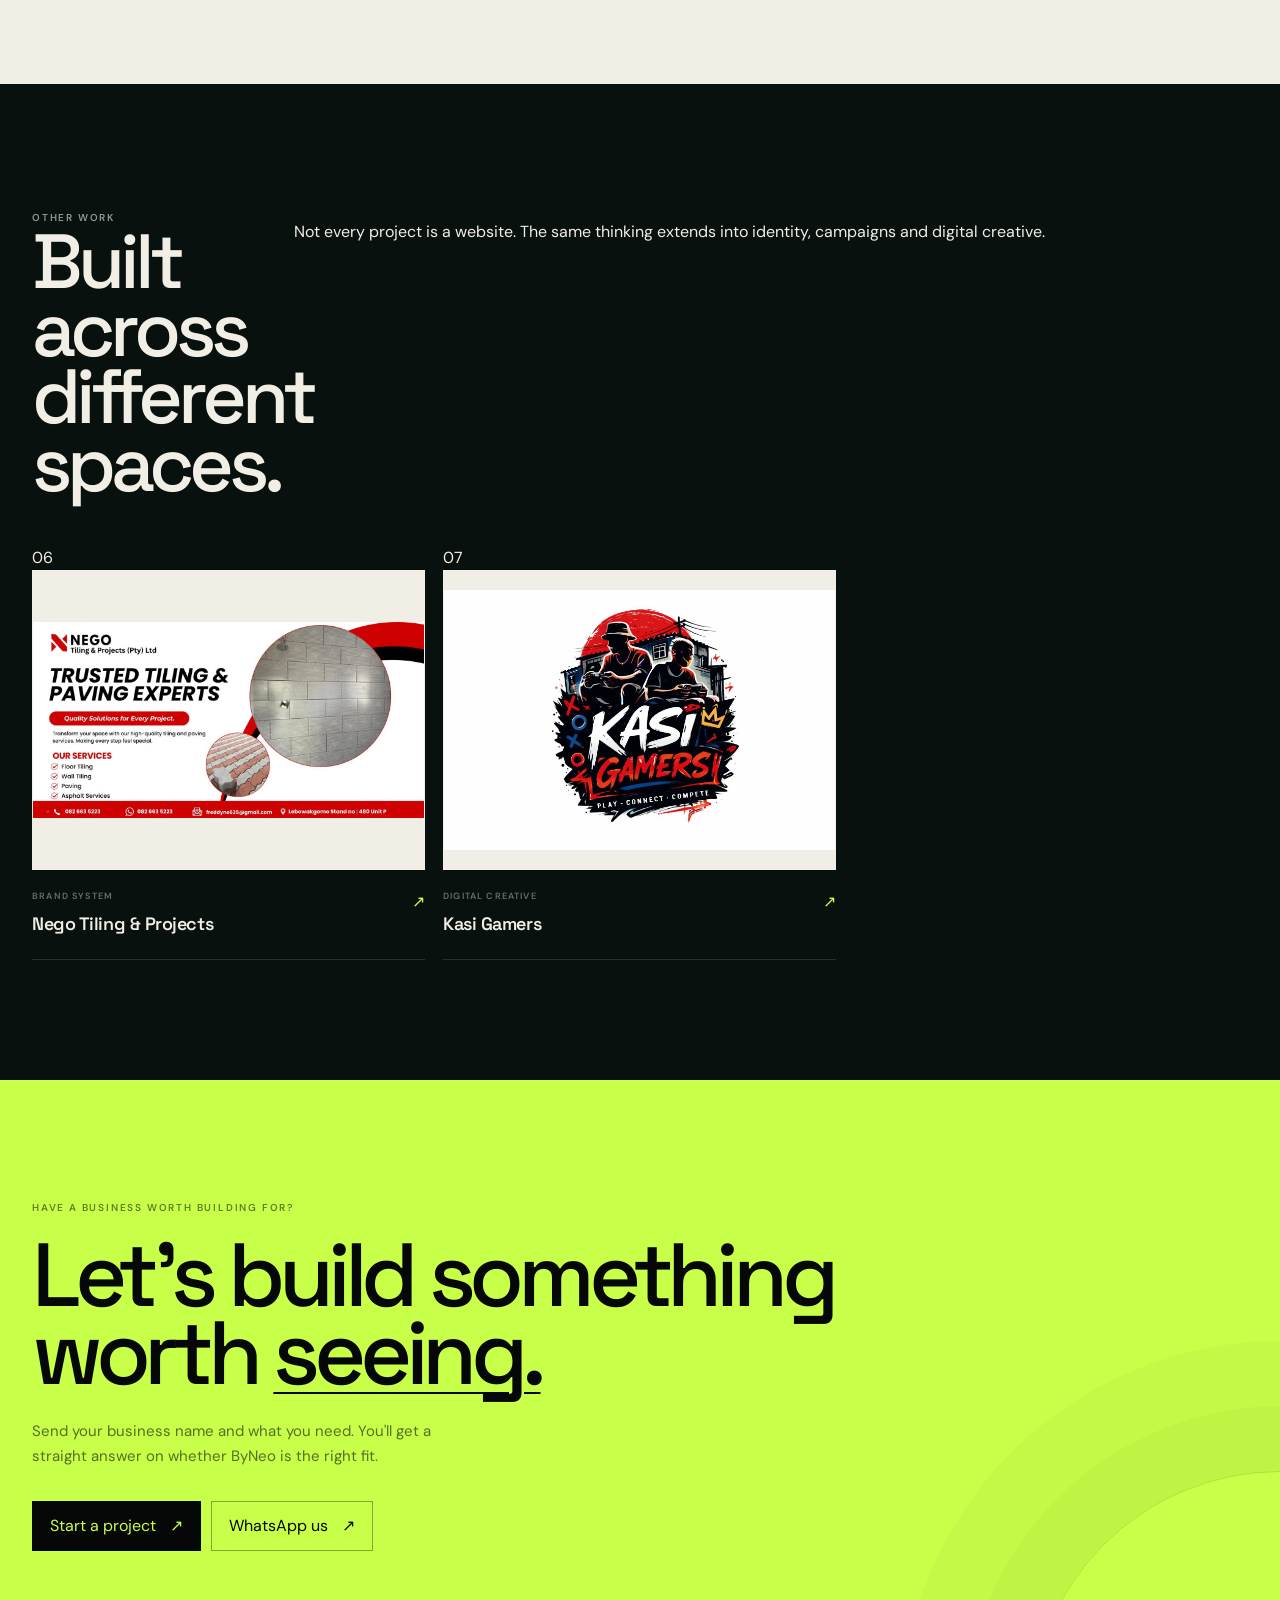
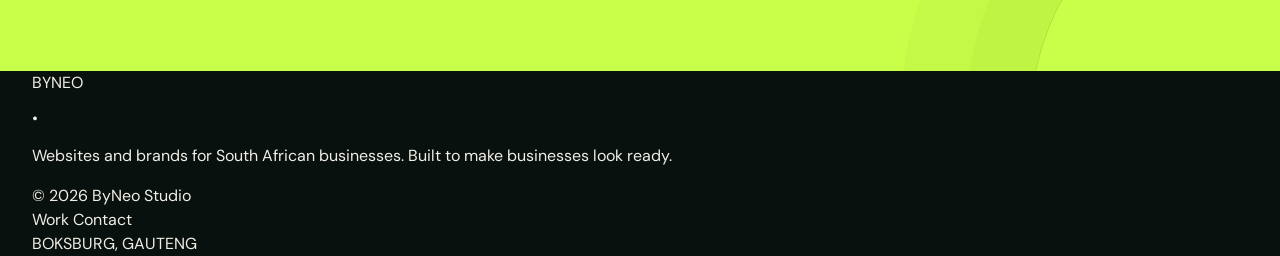
<file: work.html>
<!DOCTYPE html>
<html lang="en-ZA">
<head>
  <meta charset="UTF-8" />
  <meta name="viewport" content="width=device-width, initial-scale=1.0" />
  <script>document.documentElement.classList.add('js');</script>

  <title>Our Work | ByNeo Studio, Web Design in Gauteng</title>
  <meta
    name="description"
    content="Brands and websites ByNeo Studio has built for South African businesses, including R Masilo Attorneys, Mokwatedi Dental Clinic, Teffo Consulting and BC House Café."
  />

  <link rel="canonical" href="https://byneostudio.co.za/work">

  <!-- Favicon -->
  <link rel="icon" href="/favicon.ico" sizes="48x48">
  <link rel="icon" type="image/svg+xml" href="/assets/icons/favicon.svg">
  <link rel="icon" type="image/png" sizes="192x192" href="/assets/icons/icon-192.png">
  <link rel="icon" type="image/png" sizes="32x32" href="/assets/icons/icon-32.png">
  <link rel="apple-touch-icon" href="/assets/icons/apple-touch-icon.png">
  <meta name="theme-color" content="#08110e">

  <!-- Open Graph -->
  <meta property="og:type" content="website">
  <meta property="og:site_name" content="ByNeo Studio">
  <meta property="og:title" content="Our Work | ByNeo Studio">
  <meta property="og:description" content="Websites and brands built for South African businesses.">
  <meta property="og:image" content="https://byneostudio.co.za/assets/icons/og-image.png">
  <meta property="og:image:width" content="1200">
  <meta property="og:image:height" content="630">
  <meta property="og:url" content="https://byneostudio.co.za/work">

  <!-- Twitter Card -->
  <meta name="twitter:card" content="summary_large_image">
  <meta name="twitter:title" content="Our Work | ByNeo Studio">
  <meta name="twitter:description" content="Websites and brands built for South African businesses.">
  <meta name="twitter:image" content="https://byneostudio.co.za/assets/icons/og-image.png">

  <link rel="preconnect" href="https://fonts.googleapis.com" />
  <link rel="preconnect" href="https://fonts.gstatic.com" crossorigin />
  <link
    href="https://fonts.googleapis.com/css2?family=DM+Sans:wght@400;500;600;700&family=Space+Grotesk:wght@400;500;600;700&display=swap"
    rel="stylesheet"
  />
   <link rel="stylesheet" href="css/main.css">
    <link rel="stylesheet" href="css/work.css">
   <link rel="stylesheet" href="css/responsive.css">
   <link rel="stylesheet" href="css/additions.css">
</head>

<body class="work-page">

  <a class="skip-link" href="#main">Skip to content</a>

  <!-- PAGE LOADER -->
  <div class="page-loader" aria-hidden="true">
    <div class="loader-inner">
      <span class="loader-mark">BYNEO.</span>
    </div>
  </div>


  <!-- HEADER -->
  <header class="site-header">
    <div class="container header-inner">

      <a href="index.html" class="brand" aria-label="ByNeo Studio home">
        BYNEO<span>.</span>
      </a>

      <nav class="desktop-nav" aria-label="Primary navigation">
        <a href="work.html" class="active" aria-current="page">Work</a>
        <a href="index.html#services">Services</a>
        <a href="index.html#process">Process</a>
        <a href="index.html#contact">Start a project</a>
      </nav>

      <button
        class="mobile-menu-toggle"
        type="button"
        aria-label="Open navigation"
        aria-expanded="false"
        aria-controls="mobile-nav"
      >
        <span></span>
        <span></span>
      </button>

    </div>

    <div class="mobile-nav" id="mobile-nav" aria-hidden="true">
      <a href="work.html" aria-current="page">Work</a>
      <a href="index.html#services">Services</a>
      <a href="index.html#process">Process</a>
      <a href="index.html#contact">Start a project</a>
    </div>
  </header>


  <main id="main">

    <!-- =========================================
         WORK HERO
    ========================================== -->
    <section class="work-hero">

      <div class="work-hero-grid"></div>

      <div class="container work-hero-inner">

        <div class="eyebrow reveal">
          <span class="status-dot"></span>
          SELECTED WORK
        </div>

        <h1 class="work-hero-title reveal">
          The work<br />
          is the proof<span>.</span>
        </h1>

        <div class="work-hero-bottom reveal">

          <p class="work-hero-description">
            Brand identities and websites built to make businesses clearer,
            more credible and easier to choose. Real clients, real work.
          </p>

          <div class="work-hero-meta">
            <span>01 — 07</span>
            <span>SCROLL TO EXPLORE</span>
          </div>

        </div>

      </div>

      <!-- FLOATING SCROLL CIRCLE -->
      <a
        href="#rmasilo"
        class="scroll-orb"
        aria-label="Explore the work"
      >
        <svg
          class="orb-text"
          viewBox="0 0 100 100"
          aria-hidden="true"
        >
          <defs>
            <path
              id="circlePath"
              d="M 50,50 m -34,0 a 34,34 0 1,1 68,0 a 34,34 0 1,1 -68,0"
            />
          </defs>

          <text>
            <textPath href="#circlePath">
              EXPLORE THE WORK · EXPLORE THE WORK ·
            </textPath>
          </text>
        </svg>

        <span class="orb-arrow">↓︎</span>
      </a>

    </section>


    <!-- =========================================
         R MASILO ATTORNEYS (LEAD CASE STUDY)
    ========================================== -->
    <section class="case-study case-study-rmasilo" id="rmasilo">

      <div class="container">

        <div class="case-study-intro">

          <div class="eyebrow reveal">
            01 / FEATURED PROJECT
          </div>

          <div class="case-study-heading reveal">

            <h2>
              R Masilo<br />
              Attorneys<span>.</span>
            </h2>

            <p>
              A new identity for a law firm in Germiston: attorneys, notaries
              and conveyancers. One idea, carried from the logo onto paper
              and onto the walls.
            </p>

          </div>

        </div>

        <figure class="rm-strip reveal">
          <img
            src="assets/work/rmasilo-identity-strip.webp"
            alt="Signed. Sealed. Delivered. The R Masilo Attorneys rose-gold seal logo on navy"
            width="1920" height="600"
            decoding="async"
          />
        </figure>

        <div class="case-study-details">

          <article class="case-detail reveal">
            <span class="detail-number">01</span>
            <div>
              <h3>The Challenge</h3>
              <p>
                The firm needed a look that matches how seriously it takes
                its work, and that stays consistent on a business card, a
                letter and the sign outside the office.
              </p>
            </div>
          </article>

          <article class="case-detail reveal">
            <span class="detail-number">02</span>
            <div>
              <h3>The Idea</h3>
              <p>
                Notaries seal what they sign, so the seal became the brand.
                A raised rose-gold seal around an RM monogram, in navy and
                rose gold: serious, trusted and clearly theirs.
              </p>
            </div>
          </article>

          <article class="case-detail reveal">
            <span class="detail-number">03</span>
            <div>
              <h3>The Delivery</h3>
              <p>
                Logo in 3D and flat versions, business cards with a
                scan-to-save QR code, a Word letterhead the team can type
                straight into, and office signage designed for production
                with KMJ Signage.
              </p>
            </div>
          </article>

        </div>

        <div class="rm-gallery">
          <figure class="reveal">
            <img src="assets/work/rmasilo-seal.webp" alt="Close-up of the raised rose-gold R Masilo Attorneys seal with the RM monogram" width="1080" height="1350" loading="lazy" decoding="async" />
            <figcaption>The seal</figcaption>
          </figure>
          <figure class="reveal reveal-delay-1">
            <img src="assets/work/rmasilo-cards-front.webp" alt="Front of the R Masilo Attorneys business card with the seal logo" width="1080" height="1350" loading="lazy" decoding="async" />
            <figcaption>Business card, front</figcaption>
          </figure>
          <figure class="reveal reveal-delay-2">
            <img src="assets/work/rmasilo-cards-scan.webp" alt="Business card QR code that saves the contact straight to a phone" width="1080" height="1350" loading="lazy" decoding="async" />
            <figcaption>One scan saves the contact</figcaption>
          </figure>
        </div>

        <div class="rm-gallery rm-gallery-wide">
          <figure class="reveal">
            <img src="assets/work/rmasilo-letterhead.webp" alt="R Masilo Attorneys A4 letterhead" width="1080" height="1350" loading="lazy" decoding="async" />
            <figcaption>A4 letterhead (Word template)</figcaption>
          </figure>
          <figure class="reveal reveal-delay-1">
            <img src="assets/work/rmasilo-signage-reception.webp" alt="Mockup of the R Masilo Attorneys reception wall sign on the office's slate feature wall" width="990" height="710" loading="lazy" decoding="async" />
            <figcaption>Reception wall sign, shown as a mockup in the client's office. Production and installation by KMJ Signage.</figcaption>
          </figure>
        </div>

        <figure class="client-quote client-quote-dark reveal">
          <blockquote>
            <p>&ldquo;I really love your work. You&rsquo;re doing amazing stuff, and I&rsquo;ll be telling other people about you.&rdquo;</p>
          </blockquote>
          <figcaption>
            <strong>Kagiso R Masilo</strong>
            <span>Director, R Masilo Attorneys</span>
          </figcaption>
        </figure>

        <div class="project-tags reveal">
          <span>LOGO</span>
          <span>BUSINESS CARDS</span>
          <span>LETTERHEAD</span>
          <span>SIGNAGE · WITH KMJ SIGNAGE</span>
        </div>

        <div class="case-study-cta reveal">
          <div>
            <span class="eyebrow">INTERESTED?</span>
            <h3>
              Want a brand that looks<br />
              as serious as your business<span>?</span>
            </h3>
          </div>
          <div class="cta-actions">
            <a href="https://wa.me/27636929023?text=Hi%20ByNeo%20Studio%2C%20I%20saw%20the%20R%20Masilo%20Attorneys%20work%20and%20I%27d%20like%20something%20similar." class="text-link" target="_blank" rel="noopener noreferrer">
              WhatsApp ByNeo <span>↗︎</span>
            </a>
          </div>
        </div>

      </div>

    </section>


    <!-- =========================================
         MOKWATEDI DENTAL CLINIC
    ========================================== -->
    <section class="case-study case-study-featured" id="mokwatedi">

      <div class="container">

        <div class="case-study-intro">

          <div class="eyebrow reveal">
            02 / WEBSITE · LIVE
          </div>

          <div class="case-study-heading reveal">

            <h2>
              Mokwatedi<br />
              Dental Clinic<span>.</span>
            </h2>

            <p>
              A website for an established dental practice in Cosmo City,
              built to make a stronger first impression online and make
              booking easy.
            </p>

          </div>

        </div>


        <!-- PROJECT VISUAL -->
        <div class="project-browser reveal">

          <div class="browser-topbar">
            <div class="browser-dots">
              <span></span>
              <span></span>
              <span></span>
            </div>

            <div class="browser-address">
              mokwatedidental.co.za
            </div>

            <div class="browser-index">
              02
            </div>
          </div>

          <div class="browser-screen mokwatledi-visual">

            <img
              src="assets/work/mokwatedi-dental-website.webp"
              alt="Homepage of the Mokwatedi Dental Clinic website"
              width="1600" height="810"
              loading="lazy"
              decoding="async"
            />

          </div>

        </div>


        <!-- CASE STUDY DETAILS -->
        <div class="case-study-details">

          <article class="case-detail reveal">
            <span class="detail-number">01</span>

            <div>
              <h3>The Challenge</h3>

              <p>
                The clinic had loyal patients, but someone finding it
                online for the first time couldn't see how good the
                practice is or how to book.
              </p>
            </div>
          </article>


          <article class="case-detail reveal">
            <span class="detail-number">02</span>

            <div>
              <h3>The Approach</h3>

              <p>
                Clear services, real Google reviews from patients,
                before-and-after results, and a booking button that is
                always one tap away on a phone.
              </p>
            </div>
          </article>


          <article class="case-detail reveal">
            <span class="detail-number">03</span>

            <div>
              <h3>The Outcome</h3>

              <p>
                A live website at mokwatedidental.co.za that looks as
                professional as the clinic, works well on mobile, and
                makes booking easy for new patients.
              </p>
            </div>
          </article>

        </div>


        <figure class="client-quote reveal" style="margin-top:56px">
          <blockquote>
            <p>&ldquo;Neo did an excellent job developing our website. He understood the importance of creating a professional online presence for our practice and delivered a website that represents our brand beautifully.&rdquo;</p>
          </blockquote>
          <figcaption>
            <strong>Mokwatedi Dental Clinic</strong>
            <span>Cosmo City</span>
          </figcaption>
        </figure>

        <!-- PROOF: REVIEWS -->
        <div class="case-proof reveal">
          <figure>
            <img
              src="assets/work/mokwatedi-dental-reviews.webp"
              alt="Patient Google reviews shown on the Mokwatedi Dental Clinic website"
              width="1600" height="764"
              loading="lazy"
              decoding="async"
            />
          </figure>
          <p class="case-proof-caption">Real patient Google reviews, built into the site so new patients see them before they book.</p>
        </div>


        <!-- PROJECT CTA -->
        <div class="case-study-cta reveal">

          <div>
            <span class="eyebrow">INTERESTED?</span>

            <h3>
              Want something like this<br />
              for your business<span>?</span>
            </h3>
          </div>

          <div class="cta-actions">
            <a href="https://wa.me/27636929023" class="text-link" target="_blank" rel="noopener noreferrer">
              WhatsApp ByNeo <span>↗︎</span>
            </a>

            <a href="https://mokwatedidental.co.za" class="text-link" target="_blank" rel="noopener noreferrer">
              Visit live site <span>↗︎</span>
            </a>
          </div>

        </div>

      </div>

    </section>


    <!-- =========================================
         TEFFO
    ========================================== -->
    <section class="case-study case-study-secondary" id="teffo">

      <div class="container">

        <div class="secondary-project-grid">

          <div class="secondary-project-copy">

            <div class="eyebrow reveal">
              03 / WEBSITE · LIVE
            </div>

            <h2 class="reveal">
              Teffo<br />
              Consulting<span>.</span>
            </h2>

            <p class="reveal">
              A website for an electrical consulting business that
              explains what they do and makes it easy to get in touch.
            </p>

            <a href="https://teffoconsultingelectricians.netlify.app" class="text-link teffo-live reveal" target="_blank" rel="noopener noreferrer">
              Visit live site <span>↗︎</span>
            </a>

            <div class="project-tags reveal">
              <span>WEB DESIGN</span>
              <span>UX</span>
              <span>DEVELOPMENT</span>
            </div>

            <a
              href="https://wa.me/27636929023?text=Hi%20ByNeo%2C%20I%27d%20like%20something%20like%20the%20Teffo%20Consulting%20site."
              class="project-arrow reveal"
              target="_blank"
              rel="noopener noreferrer"
            >
              Discuss a project like this
              <span>↗︎</span>
            </a>

          </div>


          <div class="project-browser project-browser-small reveal">

            <div class="browser-topbar">

              <div class="browser-dots">
                <span></span>
                <span></span>
                <span></span>
              </div>

              <div class="browser-address">
                teffoconsultingelectricians.netlify.app
              </div>

              <div class="browser-index">
                03
              </div>

            </div>

            <div class="browser-screen teffo-visual">

              <img
                src="assets/work/teffo-consulting-website.webp"
                alt="Teffo Consulting electrical consultancy website"
                width="1600" height="880"
                loading="lazy"
                decoding="async"
              />

            </div>

          </div>

        </div>

      </div>

    </section>


    <!-- =========================================
         BC HOUSE CAFE
    ========================================== -->
    <section class="case-study case-study-bchouse" id="bchouse">

      <div class="container">

        <div class="case-study-intro">
          <div class="eyebrow reveal">
            04 / CONTENT &amp; CAMPAIGNS
          </div>
          <div class="case-study-heading reveal">
            <h2>
              BC House<br />
              Caf&eacute;<span>.</span>
            </h2>
            <p>
              A caf&eacute; and catering business at Nelson Mandela University.
              We make the content that follows them from event to event:
              posters, Instagram carousels, reels, and the pitch deck for
              their 2027 campus container application.
            </p>
          </div>
        </div>

        <div class="bc-grid">
          <figure class="reveal">
            <img src="assets/work/bchouse-games-night.webp" alt="BC House Games Night recap carousel: We said we'd be there" width="900" height="1125" loading="lazy" decoding="async" />
            <figcaption>Event recap carousel</figcaption>
          </figure>
          <figure class="reveal reveal-delay-1">
            <img src="assets/work/bchouse-284-served.webp" alt="BC House carousel slide: 284 served in one night" width="900" height="1125" loading="lazy" decoding="async" />
            <figcaption>284 served in one night</figcaption>
          </figure>
          <figure class="reveal reveal-delay-2">
            <img src="assets/work/bchouse-next-stop-mnp.webp" alt="BC House Next Stop campaign poster for the MNP Splash Fun Day" width="900" height="1200" loading="lazy" decoding="async" />
            <figcaption>&ldquo;Next stop&rdquo; event campaign</figcaption>
          </figure>
        </div>

        <div class="bc-grid bc-grid-media">
          <figure class="reveal">
            <video class="bc-reel" src="assets/work/bchouse-reel-splash.mp4" poster="assets/work/bchouse-reel-splash-poster.webp" muted loop playsinline preload="none" width="540" height="960" aria-label="BC House Splash Day reel"></video>
            <figcaption>Splash Day reel</figcaption>
          </figure>
          <figure class="reveal reveal-delay-1">
            <video class="bc-reel" src="assets/work/bchouse-reel-recap.mp4" poster="assets/work/bchouse-reel-recap-poster.webp" muted loop playsinline preload="none" width="540" height="960" aria-label="BC House event recap reel"></video>
            <figcaption>Event recap reel</figcaption>
          </figure>
          <figure class="reveal reveal-delay-2 bc-deck">
            <img src="assets/work/bchouse-pitch-deck.webp" alt="Cover slide of the BC House 2027 campus container pitch deck" width="1600" height="900" loading="lazy" decoding="async" />
            <figcaption>Pitch deck for the 2027 campus container</figcaption>
          </figure>
        </div>

        <div class="project-tags reveal">
          <span>EVENT POSTERS</span>
          <span>INSTAGRAM CAROUSELS</span>
          <span>REELS</span>
          <span>PITCH DECK</span>
        </div>

        <div class="case-study-cta reveal">
          <div>
            <span class="eyebrow">INTERESTED?</span>
            <h3>
              Need content that keeps<br />
              your business showing up<span>?</span>
            </h3>
          </div>
          <div class="cta-actions">
            <a href="https://wa.me/27636929023?text=Hi%20ByNeo%20Studio%2C%20I%20saw%20the%20BC%20House%20work%20and%20I%27d%20like%20something%20similar." class="text-link" target="_blank" rel="noopener noreferrer">
              WhatsApp ByNeo <span>↗︎</span>
            </a>
            <a href="https://www.instagram.com/byneo.studio.za/" class="text-link" target="_blank" rel="noopener noreferrer">
              More on Instagram <span>↗︎</span>
            </a>
          </div>
        </div>

      </div>

    </section>


    <!-- =========================================
         BAHAMA GALLERY
    ========================================== -->
    <section class="concept-section" id="bahama">

      <div class="container">

        <div class="concept-header">

          <div class="eyebrow reveal">
            05 / CONCEPT
          </div>

          <div class="concept-header-copy reveal">

            <h2>
              Bahama<br />
              Gallery<span>.</span>
            </h2>

            <p>
              A self-initiated concept exploring how an art gallery could
              carry its atmosphere, collection and identity onto the web.
            </p>

          </div>

        </div>


        <div class="bahama-visual reveal">

          <img
            src="assets/work/bahama-gallery-concept.webp"
            alt="Bahama Gallery website concept"
            width="1600" height="808"
            loading="lazy"
            decoding="async"
          />

        </div>

      </div>

    </section>


    <!-- =========================================
         OTHER WORK
    ========================================== -->
    <section class="other-work">

      <div class="container">

        <div class="section-heading reveal">

          <div>
            <span class="eyebrow">
              OTHER WORK
            </span>

            <h2>
              Built across<br />
              different spaces<span>.</span>
            </h2>
          </div>

          <p>
            Not every project is a website. The same thinking extends into
            identity, campaigns and digital creative.
          </p>

        </div>


        <div class="other-work-grid">

          <!-- NEGO -->
          <a
            href="https://www.instagram.com/byneo.studio.za/"
            class="other-project reveal"
            target="_blank"
            rel="noopener noreferrer"
            aria-label="See more brand work like Nego Tiling & Projects on Instagram"
          >

            <div class="other-project-number">
              06
            </div>

            <div class="other-project-visual nego-visual">

              <img
                src="assets/work/nego-tiling-brand.webp" width="1280" height="640"
                alt="Nego Tiling and Projects design"
                loading="lazy"
                decoding="async"
              />

            </div>

            <div class="other-project-info">
              <div>
                <span>BRAND SYSTEM</span>
                <h3>Nego Tiling & Projects</h3>
              </div>

              <span class="project-symbol">↗︎</span>
            </div>

          </a>


          <!-- KASI GAMERS -->
          <a
            href="https://www.instagram.com/byneo.studio.za/"
            class="other-project reveal"
            target="_blank"
            rel="noopener noreferrer"
            aria-label="See more creative work like Kasi Gamers on Instagram"
          >

            <div class="other-project-number">
              07
            </div>

            <div class="other-project-visual kasi-visual">

              <img
                src="assets/work/kasi-gamers-design.webp" width="1536" height="1024"
                alt="Kasi Gamers design"
                loading="lazy"
                decoding="async"
              />

            </div>

            <div class="other-project-info">
              <div>
                <span>DIGITAL CREATIVE</span>
                <h3>Kasi Gamers</h3>
              </div>

              <span class="project-symbol">↗︎</span>
            </div>

          </a>

        </div>

      </div>

    </section>


    <!-- =========================================
         FINAL CTA
    ========================================== -->
    <section class="work-final-cta" id="work-contact">

      <div class="container">

        <div class="final-cta-inner">

          <div class="eyebrow reveal">
            HAVE A BUSINESS WORTH BUILDING FOR?
          </div>

          <h2 class="reveal">
            Let's build something<br />
            worth <em>seeing.</em>
          </h2>

          <p class="reveal">
            Send your business name and what you need. You'll get a
            straight answer on whether ByNeo is the right fit.
          </p>

          <div class="final-cta-actions reveal">

            <a
              href="https://wa.me/27636929023?text=Hi%20ByNeo%20Studio%2C%20I%27d%20like%20to%20start%20a%20project."
              class="btn btn-lime"
              target="_blank"
              rel="noopener noreferrer"
            >
              Start a project
              <span>↗︎</span>
            </a>

            <a
              href="https://wa.me/27636929023?text=Hi%20ByNeo%20Studio%2C%20I%20have%20a%20quick%20question."
              class="btn btn-outline-light"
              target="_blank"
              rel="noopener noreferrer"
            >
              WhatsApp us
              <span>↗︎</span>
            </a>

          </div>

        </div>

      </div>

    </section>

  </main>


  <!-- FOOTER -->
  <footer class="site-footer">

    <div class="container">

      <div class="footer-top">

        <a href="index.html" class="footer-brand">
          BYNEO<span>.</span>
        </a>

        <p>
          Websites and brands for South African
          businesses. Built to make businesses look ready.
        </p>

      </div>

      <div class="footer-bottom">

        <span>
          © <span id="year">2026</span> ByNeo Studio
        </span>

        <div class="footer-links">
          <a href="work.html">Work</a>
          <a href="index.html#contact">Contact</a>
        </div>

        <span>
          BOKSBURG, GAUTENG
        </span>

      </div>

    </div>

  </footer>


    <a href="https://wa.me/27636929023?text=Hi%20ByNeo%20Studio%2C%20I%27d%20like%20to%20start%20a%20project." class="wa-float" target="_blank" rel="noopener noreferrer" aria-label="Chat to ByNeo Studio on WhatsApp">
        <svg viewBox="0 0 24 24" width="20" height="20" aria-hidden="true" focusable="false"><path d="M12 3a9 9 0 0 0-7.7 13.7L3 21l4.5-1.2A9 9 0 1 0 12 3z" fill="none" stroke="currentColor" stroke-width="2" stroke-linejoin="round"/></svg>
        <span>WhatsApp us</span>
    </a>

  <script src="js/main.js" defer></script>
  <script>
    (function () {
      var reels = document.querySelectorAll('.bc-reel');
      if (!('IntersectionObserver' in window)) return;
      var io = new IntersectionObserver(function (entries) {
        entries.forEach(function (e) {
          if (e.isIntersecting) { e.target.play().catch(function () {}); }
          else { e.target.pause(); }
        });
      }, { threshold: 0.4 });
      reels.forEach(function (v) { io.observe(v); });
    })();
  </script>

</body>
</html>
</file>
<file: css/main.css>
/* =========================================================
   BYNEO STUDIO
   HOLDING PAGE — MAIN CSS
========================================================= */


/* =========================================================
   ICON GLYPHS (↗ / ↓)

   These are plain Unicode characters, not images. DM Sans
   and Space Grotesk don't contain arrow glyphs, so without
   this rule some mobile browsers fall back to a colorful
   emoji font for them instead of a plain text glyph. Forcing
   a font stack that actually has the character — plus the
   text-presentation variation selector below — keeps them
   monochrome and inheriting the surrounding text color.
========================================================= */

.button-arrow,
.nav-cta span,
.mobile-menu-cta span,
.text-link span,
.project-arrow,
.project-symbol,
.orb-arrow,
.explore-work strong,
.btn span {
    font-family:
        -apple-system,
        "Segoe UI Symbol",
        Roboto,
        Arial,
        Helvetica,
        sans-serif;

    font-variant-emoji: text;
    font-style: normal;
}


/* =========================================================
   DESIGN TOKENS
========================================================= */

:root {

    --bg-dark: #08110e;
    --bg-dark-soft: #0d1713;

    --paper: #f1eee5;
    --paper-soft: #e8e4d9;

    --lime: #c8ff48;
    --lime-soft: #ddff86;

    --white: #ffffff;

    --text-dark: #08110e;
    --text-light: #f1eee5;
    --text-muted: #8f9993;
    --text-muted-dark: #646b67;

    --border-dark: rgba(241, 238, 229, 0.13);
    --border-light: rgba(8, 17, 14, 0.13);

    --container: 1240px;

    --space-xs: 8px;
    --space-sm: 16px;
    --space-md: 24px;
    --space-lg: 40px;
    --space-xl: 64px;
    --space-2xl: 96px;
    --space-3xl: 140px;

    --radius-sm: 8px;
    --radius-md: 16px;
    --radius-lg: 28px;

    --font-display: "Space Grotesk", sans-serif;
    --font-body: "DM Sans", sans-serif;

    --ease: cubic-bezier(0.22, 1, 0.36, 1);

    --transition-fast: 180ms var(--ease);
    --transition: 400ms var(--ease);
    --transition-slow: 800ms var(--ease);
}


/* =========================================================
   RESET
========================================================= */

*,
*::before,
*::after {
    box-sizing: border-box;
}

html {
    scroll-behavior: smooth;
}

body {
    margin: 0;
    padding: 0;

    background: var(--bg-dark);
    color: var(--text-light);

    font-family: var(--font-body);
    font-size: 16px;
    line-height: 1.5;

    overflow-x: hidden;
}

body.menu-open {
    overflow: hidden;
}

img {
    display: block;
    width: 100%;
}

a {
    color: inherit;
    text-decoration: none;
}

button {
    font: inherit;
}

button,
a {
    -webkit-tap-highlight-color: transparent;
}


/* =========================================================
   ACCESSIBILITY
========================================================= */

:focus-visible {
    outline: 2px solid var(--lime);
    outline-offset: 5px;
}


/* =========================================================
   CONTAINER
========================================================= */

.container {
    width: min(
        calc(100% - 64px),
        var(--container)
    );

    margin-inline: auto;
}


/* =========================================================
   PAGE LOADER
========================================================= */

.page-loader {
    position: fixed;
    inset: 0;
    z-index: 9999;

    display: grid;
    place-items: center;

    background: var(--bg-dark);

    pointer-events: none;

    animation: loaderExit 900ms var(--ease) 900ms forwards;
}

.loader-inner {
    display: flex;
    flex-direction: column;
    align-items: center;
    gap: 10px;
}

.loader-mark {
    font-family: var(--font-display);
    font-size: 28px;
    font-weight: 700;
    letter-spacing: -0.05em;

    animation: loaderMark 700ms var(--ease) forwards;
}

.loader-status {
    font-size: 9px;
    letter-spacing: 0.18em;
    color: var(--text-muted);

    animation: loaderStatus 700ms var(--ease) 150ms forwards;
}

@keyframes loaderMark {

    from {
        opacity: 0;
        transform: translateY(12px);
    }

    to {
        opacity: 1;
        transform: translateY(0);
    }

}

@keyframes loaderStatus {

    from {
        opacity: 0;
        letter-spacing: 0.3em;
    }

    to {
        opacity: 1;
        letter-spacing: 0.18em;
    }

}

@keyframes loaderExit {

    to {
        opacity: 0;
        visibility: hidden;
    }

}


/* =========================================================
   HEADER
========================================================= */

.site-header {
    position: fixed;

    top: 0;
    left: 0;
    right: 0;

    z-index: 1000;

    background: rgba(8, 17, 14, 0.72);

    border-bottom: 1px solid var(--border-dark);

    backdrop-filter: blur(18px);
    -webkit-backdrop-filter: blur(18px);
}

.header-inner {
    height: 76px;

    display: flex;
    align-items: center;
    justify-content: space-between;
}

.brand {
    font-family: var(--font-display);

    font-size: 22px;
    font-weight: 700;

    letter-spacing: -0.06em;

    transition: var(--transition-fast);
}

.brand span {
    color: var(--lime);
}

.brand:hover {
    opacity: 0.72;
}


/* =========================================================
   DESKTOP NAV
========================================================= */

.desktop-nav {
    display: flex;
    align-items: center;
    gap: 36px;

    font-size: 13px;
    font-weight: 500;
}

.desktop-nav > a:not(.nav-cta) {
    color: rgba(241, 238, 229, 0.72);

    transition: var(--transition-fast);
}

.desktop-nav > a:not(.nav-cta):hover {
    color: var(--text-light);
}


/* =========================================================
   NAV CTA
========================================================= */

.nav-cta {
    display: inline-flex;
    align-items: center;
    gap: 10px;

    padding: 11px 17px;

    border: 1px solid var(--border-dark);
    border-radius: 999px;

    transition:
        background var(--transition-fast),
        color var(--transition-fast),
        border-color var(--transition-fast);
}

.nav-cta span {
    color: var(--lime);
}

.nav-cta:hover {
    background: var(--lime);
    color: var(--bg-dark);

    border-color: var(--lime);
}

.nav-cta:hover span {
    color: var(--bg-dark);
}


/* =========================================================
   MOBILE MENU BUTTON
========================================================= */

.mobile-menu-toggle {
    display: none;

    width: 44px;
    height: 44px;

    padding: 0;

    border: 0;
    background: transparent;

    cursor: pointer;

    position: relative;
}

.mobile-menu-toggle span {
    position: absolute;

    left: 10px;

    width: 24px;
    height: 1px;

    background: var(--text-light);

    transition: var(--transition);
}

.mobile-menu-toggle span:first-child {
    top: 18px;
}

.mobile-menu-toggle span:last-child {
    top: 25px;
}

.mobile-menu-toggle.active span:first-child {
    top: 22px;
    transform: rotate(45deg);
}

.mobile-menu-toggle.active span:last-child {
    top: 22px;
    transform: rotate(-45deg);
}


/* =========================================================
   MOBILE NAV
   Layout/position rules live in responsive.css (shared,
   generic panel) and work.css (.work-page overrides, since
   that page uses a full-screen fixed variant). This file
   only keeps the CTA row styling, which is reused by both.
========================================================= */
.mobile-nav {
    display: none;
}


.mobile-menu-cta {
    margin-top: 28px;

    display: flex;
    align-items: center;
    justify-content: space-between;

    color: var(--lime);
}


/* =========================================================
   BUTTONS
========================================================= */

.button {
    display: inline-flex;
    align-items: center;
    justify-content: center;
    gap: 24px;

    min-height: 54px;

    padding: 0 21px;

    border-radius: 999px;

    font-size: 13px;
    font-weight: 600;

    transition:
        transform var(--transition-fast),
        background var(--transition-fast),
        color var(--transition-fast);
}

.button-arrow {
    font-size: 17px;

    transition: transform var(--transition-fast);
}

.button:hover {
    transform: translateY(-3px);
}

.button:hover .button-arrow {
    transform: translateY(3px);
}

.button-primary {
    background: var(--lime);
    color: var(--bg-dark);
}

.button-primary:hover {
    background: var(--lime-soft);
}

.button-dark {
    background: var(--bg-dark);
    color: var(--paper);
}

.button-dark:hover {
    background: #13211b;
}


/* =========================================================
   HERO
========================================================= */

.hero {
    position: relative;

    min-height: 780px;

    height: 92vh;
    max-height: 900px;

    display: flex;
    align-items: center;

    overflow: hidden;

    background: var(--bg-dark);
}

.hero-grid {
    position: absolute;
    inset: 0;

    opacity: 0.38;

    background-image:
        linear-gradient(
            rgba(241, 238, 229, 0.045) 1px,
            transparent 1px
        ),
        linear-gradient(
            90deg,
            rgba(241, 238, 229, 0.045) 1px,
            transparent 1px
        );

    background-size: 80px 80px;

    mask-image: linear-gradient(
        to bottom,
        black 0%,
        rgba(0,0,0,0.5) 65%,
        transparent 100%
    );

    animation: gridDrift 18s linear infinite;
}

@keyframes gridDrift {

    from {
        transform: translate3d(0, 0, 0);
    }

    to {
        transform: translate3d(40px, 40px, 0);
    }

}

.hero-orb {
    position: absolute;

    width: 600px;
    height: 600px;

    top: -300px;
    right: -150px;

    border-radius: 50%;

    background: radial-gradient(
        circle,
        rgba(200, 255, 72, 0.11),
        transparent 65%
    );

    filter: blur(10px);

    pointer-events: none;

    animation: orbFloat 8s ease-in-out infinite alternate;
}

@keyframes orbFloat {

    from {
        transform: translate3d(0, 0, 0);
    }

    to {
        transform: translate3d(-50px, 70px, 0);
    }

}

.hero-inner {
    position: relative;
    z-index: 2;

    padding-top: 76px;
}

.hero-top {
    display: flex;
    justify-content: space-between;
    align-items: center;

    margin-bottom: 76px;
}

.status {
    display: inline-flex;
    align-items: center;
    gap: 10px;

    font-size: 10px;
    font-weight: 600;

    letter-spacing: 0.15em;
}

.status-dot {
    width: 7px;
    height: 7px;

    border-radius: 50%;

    background: var(--lime);

    box-shadow:
        0 0 0 0 rgba(200, 255, 72, 0.4);

    animation: statusPulse 2s infinite;
}

@keyframes statusPulse {

    0% {
        box-shadow:
            0 0 0 0 rgba(200, 255, 72, 0.4);
    }

    70% {
        box-shadow:
            0 0 0 9px rgba(200, 255, 72, 0);
    }

    100% {
        box-shadow:
            0 0 0 0 rgba(200, 255, 72, 0);
    }

}

.hero-index {
    font-size: 10px;

    letter-spacing: 0.14em;

    color: var(--text-muted);
}

.hero-content {
    max-width: 1120px;
}

.eyebrow {
    margin: 0 0 20px;

    font-size: 10px;
    font-weight: 600;

    letter-spacing: 0.18em;

    color: var(--text-muted);
}

.hero-title {
    margin: 0;

    font-family: var(--font-display);

    font-size: clamp(
        72px,
        8.6vw,
        116px
    );

    line-height: 0.88;

    font-weight: 600;

    letter-spacing: -0.075em;

    text-transform: uppercase;
}

.title-line {
    display: block;
}

.title-accent {
    color: var(--lime);
}

.title-dot {
    color: var(--lime);
}

.hero-bottom {
    margin-top: 52px;

    display: grid;
    grid-template-columns: minmax(0, 520px) auto;

    align-items: end;

    gap: 60px;
}

.hero-description {
    margin: 0;

    max-width: 510px;

    color: rgba(241, 238, 229, 0.66);

    font-size: 17px;
    line-height: 1.6;
}

.hero-actions {
    justify-self: end;
}

.hero-meta {
    position: absolute;

    left: 0;
    bottom: 40px;

    width: 100%;

    display: flex;
    justify-content: space-between;

    color: rgba(241, 238, 229, 0.35);

    font-size: 9px;
    letter-spacing: 0.16em;
}

.hero-scroll {
    position: absolute;

    bottom: 34px;
    right: 32px;

    display: flex;
    align-items: center;
    gap: 12px;

    font-size: 8px;
    letter-spacing: 0.18em;

    color: var(--text-muted);

    writing-mode: vertical-rl;
}

.scroll-line {
    width: 1px;
    height: 38px;

    background: var(--text-muted);

    opacity: 0.45;

    animation: scrollLine 1.8s ease-in-out infinite;
}

@keyframes scrollLine {

    0%,
    100% {
        transform: scaleY(0.5);
        transform-origin: top;
    }

    50% {
        transform: scaleY(1);
        transform-origin: top;
    }

}


/* =========================================================
   SECTION GLOBAL
========================================================= */

.work-section {
    position: relative;

    padding: 150px 0 170px;

    background: var(--paper);
    color: var(--text-dark);
}

.section-header {
    display: grid;

    grid-template-columns: 1fr 2fr;

    gap: 40px;

    padding-bottom: 80px;
}

.section-number {
    display: inline-block;

    font-size: 10px;
    font-weight: 600;

    letter-spacing: 0.16em;

    color: var(--text-muted-dark);
}

.section-heading-wrap {
    max-width: 720px;
}

.section-heading-wrap h2 {
    margin: 0;

    font-family: var(--font-display);

    font-size: clamp(
        48px,
        6vw,
        78px
    );

    line-height: 0.95;

    letter-spacing: -0.065em;

    font-weight: 600;
}

.section-heading-wrap h2 span {
    color: #718329;
}

.section-heading-wrap p {
    max-width: 470px;

    margin: 28px 0 0;

    color: var(--text-muted-dark);

    font-size: 16px;
    line-height: 1.6;
}


/* =========================================================
   FEATURED PROJECT
========================================================= */

.featured-project {
    border-top: 1px solid var(--border-light);
}

.project-visual {
    display: block;
}

.project-browser {
    position: relative;

    margin-top: 0;

    overflow: hidden;

    border-radius: var(--radius-md);

    background: #d9d6cd;

    box-shadow:
        0 30px 70px rgba(8, 17, 14, 0.10);

    transition:
        transform 700ms var(--ease),
        box-shadow 700ms var(--ease);
}

.project-browser:hover {
    transform: translateY(-7px);

    box-shadow:
        0 40px 90px rgba(8, 17, 14, 0.16);
}

.browser-top {
    height: 46px;

    display: flex;
    align-items: center;
    justify-content: space-between;

    padding: 0 18px;

    background: #111b17;

    color: rgba(241, 238, 229, 0.42);
}

.browser-dots {
    display: flex;
    gap: 6px;
}

.browser-dots span {
    width: 6px;
    height: 6px;

    border-radius: 50%;

    background: rgba(241, 238, 229, 0.3);
}

.browser-url {
    font-size: 9px;
    letter-spacing: 0.1em;
}

.browser-screen {
    min-height: 500px;

    position: relative;

    overflow: hidden;
}

.mokwatledi-screen {
    background:
        linear-gradient(
            115deg,
            #e8dfd3 0%,
            #f4efe8 45%,
            #c9bfb1 100%
        );
}

.mock-nav {
    position: absolute;

    top: 0;
    left: 0;
    right: 0;

    height: 74px;

    display: flex;
    justify-content: space-between;
    align-items: center;

    padding: 0 48px;

    color: #18211e;

    font-size: 10px;
    letter-spacing: 0.12em;
}

.mock-nav > span {
    font-family: var(--font-display);
    font-weight: 700;

    font-size: 16px;

    letter-spacing: -0.04em;
}

.mock-hero {
    position: absolute;

    inset: 74px 0 0;

    display: flex;
    align-items: center;

    padding-left: 10%;

    overflow: hidden;
}

.mock-copy {
    position: relative;
    z-index: 3;

    display: flex;
    flex-direction: column;
    align-items: flex-start;

    gap: 18px;
}

.mock-copy small {
    font-size: 9px;
    letter-spacing: 0.18em;
}

.mock-copy strong {
    font-family: var(--font-display);

    font-size: clamp(52px, 7vw, 94px);

    line-height: 0.88;

    letter-spacing: -0.075em;

    font-weight: 600;
}

.mock-button {
    padding: 11px 17px;

    border-radius: 999px;

    background: #19241f;

    color: white;

    font-size: 8px;
    letter-spacing: 0.1em;
}

.mock-shape {
    position: absolute;

    width: 46vw;
    height: 46vw;

    max-width: 570px;
    max-height: 570px;

    right: 3%;
    bottom: -25%;

    border-radius: 48% 52% 43% 57%;

    background:
        radial-gradient(
            circle at 35% 30%,
            rgba(255,255,255,0.6),
            transparent 25%
        ),
        linear-gradient(
            140deg,
            #7e8f83,
            #31453b
        );

    transform: rotate(-13deg);
}


/* =========================================================
   FEATURED INFO
========================================================= */

.featured-project-info {
    display: grid;

    grid-template-columns: 1fr 1fr;

    gap: 60px;

    padding: 32px 0 90px;

    border-bottom: 1px solid var(--border-light);
}

.project-label {
    display: block;

    margin-bottom: 13px;

    font-size: 9px;
    font-weight: 600;

    letter-spacing: 0.16em;

    color: var(--text-muted-dark);
}

.featured-project-info h3 {
    margin: 0;

    font-family: var(--font-display);

    font-size: clamp(34px, 4vw, 54px);

    line-height: 0.95;

    letter-spacing: -0.06em;

    font-weight: 600;
}

.project-details {
    align-self: end;

    max-width: 420px;
}

.project-details p {
    margin: 0 0 26px;

    color: var(--text-muted-dark);

    line-height: 1.6;
}

.text-link {
    display: inline-flex;
    align-items: center;
    gap: 10px;

    font-size: 13px;
    font-weight: 600;

    border-bottom: 1px solid var(--text-dark);

    padding-bottom: 5px;

    transition: var(--transition-fast);
}

.text-link span {
    transition: transform var(--transition-fast);
}

.text-link:hover span {
    transform: translate(3px, -3px);
}


/* =========================================================
   PROJECT GRID
========================================================= */

.project-grid {
    display: grid;

    grid-template-columns: repeat(2, 1fr);

    gap: 28px;

    padding-top: 70px;
}

.project-card-visual {
    position: relative;

    display: block;

    aspect-ratio: 1.45;

    overflow: hidden;

    border-radius: var(--radius-md);

    background: #d8d5cb;

    transition: transform 600ms var(--ease);
}

.project-card:hover .project-card-visual {
    transform: translateY(-6px);
}

.mini-browser {
    position: absolute;

    inset: 9%;

    overflow: hidden;

    border-radius: 10px;

    background: #f4f2eb;

    box-shadow:
        0 25px 50px rgba(8, 17, 14, 0.16);

    transition: transform 700ms var(--ease);
}

.project-card:hover .mini-browser {
    transform: scale(1.025);
}

.mini-browser-bar {
    height: 28px;

    display: flex;
    align-items: center;

    gap: 4px;

    padding-left: 10px;

    background: #15211c;
}

.mini-browser-bar span {
    width: 4px;
    height: 4px;

    border-radius: 50%;

    background: rgba(255,255,255,0.35);
}

.teffo-screen {
    position: absolute;

    inset: 28px 0 0;

    overflow: hidden;

    background:
        linear-gradient(
            135deg,
            #ede9de,
            #d6ddd3
        );
}

.teffo-heading {
    font-family: var(--font-display);

    font-size: 36px;
    font-weight: 700;

    letter-spacing: -0.08em;
}

.teffo-line {
    width: 55%;
    height: 5px;

    margin-top: 25px;

    background: #1d2a24;
}

.teffo-line.short {
    width: 32%;

    margin-top: 8px;

    opacity: 0.25;
}

.teffo-box {
    width: 60%;
    height: 100px;

    margin-top: 45px;

    background: #9eafa2;
}

.bahama-visual {
    display: flex;
    align-items: center;
    justify-content: center;

    background:
        linear-gradient(
            140deg,
            #c9d4ce,
            #8b9b91
        );
}

.bahama-art {
    width: 100%;
    height: 100%;

    display: block;

    color: #14211b;

    transition: transform 700ms var(--ease);
}

.project-card:hover .bahama-art {
    transform: scale(1.03);
}

.bahama-art span {
    font-size: 12px;
    letter-spacing: 0.2em;
}

.bahama-art strong {
    font-family: var(--font-display);

    font-size: clamp(50px, 7vw, 90px);

    line-height: 0.8;

    letter-spacing: -0.09em;
}

.bahama-art small {
    margin-top: 20px;

    font-size: 8px;

    letter-spacing: 0.18em;
}

.project-card-info {
    display: flex;

    justify-content: space-between;
    align-items: flex-start;

    padding-top: 22px;
}

.project-card-info h3 {
    margin: 0;

    font-family: var(--font-display);

    font-size: 27px;

    line-height: 1;

    letter-spacing: -0.055em;
}

.project-arrow {
    width: 36px;
    height: 36px;

    display: grid;
    place-items: center;

    border: 1px solid var(--border-light);
    border-radius: 50%;

    transition:
        background var(--transition-fast),
        color var(--transition-fast),
        transform var(--transition-fast);
}

.project-card:hover .project-arrow {
    background: var(--text-dark);
    color: var(--paper);

    transform: rotate(8deg);
}


/* =========================================================
   EXPLORE WORK
========================================================= */

.explore-work {
    margin-top: 90px;

    border-top: 1px solid var(--border-light);
    border-bottom: 1px solid var(--border-light);
}

.explore-work a {
    min-height: 120px;

    display: flex;
    align-items: center;
    justify-content: space-between;

    font-family: var(--font-display);

    font-size: clamp(32px, 4vw, 52px);

    letter-spacing: -0.06em;

    transition: var(--transition);
}

.explore-work strong {
    width: 52px;
    height: 52px;

    display: grid;
    place-items: center;

    border: 1px solid var(--border-light);
    border-radius: 50%;

    font-family: var(--font-body);

    font-size: 20px;

    transition:
        transform var(--transition),
        background var(--transition),
        color var(--transition);
}

.explore-work a:hover strong {
    transform: rotate(8deg);

    background: var(--text-dark);
    color: var(--paper);
}


/* =========================================================
   CONTACT
========================================================= */

.contact-section {
    padding: 140px 0;

    background: var(--lime);

    color: var(--bg-dark);
}

.contact-inner {
    min-height: 520px;

    display: flex;
    flex-direction: column;
    justify-content: space-between;
}

.contact-top {
    display: flex;
    justify-content: space-between;
}

.contact-top .section-number {
    color: rgba(8, 17, 14, 0.58);
}

.contact-status {
    font-size: 9px;
    font-weight: 600;

    letter-spacing: 0.14em;
}

.contact-content {
    max-width: 950px;
}

.contact-content h2 {
    margin: 0;

    font-family: var(--font-display);

    font-size: clamp(
        58px,
        8vw,
        108px
    );

    line-height: 0.88;

    letter-spacing: -0.075em;

    font-weight: 600;
}

.contact-content h2 span {
    opacity: 0.35;
}

.contact-copy {
    max-width: 490px;

    margin: 36px 0 30px;

    font-size: 17px;

    line-height: 1.6;

    color: rgba(8, 17, 14, 0.67);
}


/* =========================================================
   FOOTER
========================================================= */

.site-footer {
    background: var(--bg-dark);

    color: var(--text-light);
}

.footer-inner {
    min-height: 110px;

    display: flex;
    align-items: center;
    justify-content: space-between;
}

.footer-brand {
    display: flex;
    flex-direction: column;
    gap: 3px;
}

.footer-brand > span {
    font-family: var(--font-display);

    font-size: 20px;
    font-weight: 700;

    letter-spacing: -0.06em;
}

.footer-brand > span span {
    color: var(--lime);
}

.footer-brand small {
    color: var(--text-muted);

    font-size: 8px;
    letter-spacing: 0.16em;
}

.footer-right {
    display: flex;
    gap: 30px;

    color: var(--text-muted);

    font-size: 10px;
}


/* =========================================================
   REVEAL ANIMATION
========================================================= */

.reveal {
    opacity: 0;

    transform: translateY(28px);

    transition:
        opacity 900ms var(--ease),
        transform 900ms var(--ease);

    will-change: opacity, transform;
}

.reveal.is-visible {
    opacity: 1;

    transform: translateY(0);
}

.reveal-delay-1 {
    transition-delay: 100ms;
}

.reveal-delay-2 {
    transition-delay: 180ms;
}

.reveal-delay-3 {
    transition-delay: 260ms;
}

.reveal-delay-4 {
    transition-delay: 340ms;
}

.reveal-delay-5 {
    transition-delay: 420ms;
}

.reveal-delay-6 {
    transition-delay: 500ms;
}

.reveal-delay-7 {
    transition-delay: 580ms;
}


/* =========================================================
   REDUCED MOTION
========================================================= */

@media (prefers-reduced-motion: reduce) {

    *,
    *::before,
    *::after {
        scroll-behavior: auto !important;

        animation-duration: 0.01ms !important;
        animation-iteration-count: 1 !important;

        transition-duration: 0.01ms !important;
    }

    .reveal {
        opacity: 1;
        transform: none;
    }

}

/* =========================================================
   FLOATING WHATSAPP BUTTON (phones and tablets only)
   Shown once the visitor scrolls past the hero, hidden again
   when the contact section is on screen.
========================================================= */

.wa-float {
    display: none;
}

@media (max-width: 860px) {
    .wa-float {
        position: fixed;
        right: 16px;
        bottom: calc(16px + env(safe-area-inset-bottom, 0px));
        z-index: 900;

        display: inline-flex;
        align-items: center;
        gap: 8px;

        padding: 14px 18px;
        border-radius: 999px;

        background: var(--lime);
        color: var(--text-dark);
        box-shadow: 0 10px 30px rgba(8, 17, 14, 0.35);

        font-family: var(--font-display);
        font-size: 15px;
        font-weight: 600;
        line-height: 1;
        text-decoration: none;

        opacity: 0;
        visibility: hidden;
        transform: translateY(12px);
        transition: opacity 0.25s ease, transform 0.25s ease, visibility 0.25s;
    }

    .wa-float.is-visible {
        opacity: 1;
        visibility: visible;
        transform: none;
    }

    .wa-float:focus-visible {
        outline: 2px solid var(--text-dark);
        outline-offset: 3px;
    }
}

@media (prefers-reduced-motion: reduce) {
    .wa-float {
        transition: none;
    }
}
</file>
<file: css/responsive.css>
/* =========================================================
   BYNEO RESPONSIVE
========================================================= */


/* =========================================================
   TABLET
========================================================= */

@media (max-width: 1000px) {

  .container {
    width: min(
      calc(100% - 40px),
      900px
    );
  }


  /* HERO */

  .work-hero {
    min-height: 700px;
  }

  .work-hero-title {
    font-size: clamp(
      62px,
      10vw,
      92px
    );
  }

  .work-hero-bottom {
    margin-top: 55px;
  }


  /* HOMEPAGE (index.html) */

  .hero-bottom {
    grid-template-columns: 1fr;

    justify-items: start;

    gap: 30px;
  }

  .hero-actions {
    justify-self: start;
  }

  .section-header {
    grid-template-columns: 1fr;

    gap: 20px;
  }


  /* CASE STUDY */

  .case-study-intro,
  .concept-header {
    grid-template-columns: 1fr;

    gap: 30px;
  }

  .case-study-heading,
  .concept-header-copy {
    justify-content: space-between;
  }

  .case-study-heading h2,
  .concept-header h2 {
    font-size: clamp(
      54px,
      8vw,
      80px
    );
  }

  .case-study-details {
    gap: 25px;
  }


  /* SECONDARY */

  .secondary-project-grid {
    grid-template-columns: 1fr;

    gap: 70px;
  }

  .secondary-project-copy h2 {
    font-size: clamp(
      58px,
      9vw,
      90px
    );
  }


  /* OTHER */

  .section-heading {
    grid-template-columns: 1fr;

    gap: 25px;
  }

  .other-work-grid {
    grid-template-columns: repeat(2, 1fr);
  }


  /* CTA */

  .final-cta-inner h2 {
    font-size: clamp(
      58px,
      10vw,
      100px
    );
  }

}


/* =========================================================
   MOBILE
========================================================= */

@media (max-width: 860px) {

  .container {
    width: calc(100% - 32px);
  }


  /* HEADER */

  .desktop-nav {
    display: none;
  }

  .mobile-menu-toggle {
    display: flex;
  }

  .mobile-nav {
    position: absolute;

    top: 76px;
    left: 0;

    width: 100%;

    display: flex;
    flex-direction: column;

    padding: 22px 16px 30px;

    background: rgba(8,17,14,0.97);

    border-bottom: 1px solid var(--border-dark);

    opacity: 0;
    visibility: hidden;

    transform: translateY(-15px);

    transition:
      opacity 0.35s ease,
      visibility 0.35s ease,
      transform 0.35s var(--ease);
  }

  .mobile-nav.open {
    opacity: 1;
    visibility: visible;
    transform: translateY(0);
  }

  .mobile-nav a {
    padding: 17px 0;

    border-bottom: 1px solid var(--border-dark);

    font-family: var(--font-display);
    font-size: 28px;
    letter-spacing: -0.04em;
  }


  /* HOMEPAGE (index.html) */

  .hero-title {
    font-size: clamp(
      52px,
      13vw,
      80px
    );
  }

  .hero-meta {
    flex-wrap: wrap;

    gap: 12px 20px;
  }

  .work-section {
    padding: 100px 0 110px;
  }

  .featured-project-info {
    grid-template-columns: 1fr;

    gap: 28px;

    padding: 28px 0 60px;
  }

  .project-details {
    align-self: start;

    max-width: none;
  }

  .project-grid {
    grid-template-columns: 1fr;

    gap: 36px;

    padding-top: 50px;
  }

  .mini-browser {
    inset: 3%;
  }

  .browser-screen {
    min-height: 0;
  }

  .contact-section {
    padding: 100px 0;
  }

  .contact-inner {
    min-height: 0;

    gap: 60px;
  }

  .contact-top {
    align-items: center;
  }

  .footer-inner {
    flex-direction: column;
    align-items: flex-start;

    gap: 20px;

    padding: 40px 0;
  }

  .footer-right {
    flex-wrap: wrap;

    gap: 12px 24px;
  }


  /* HERO (work.html) */

  .work-hero {
    min-height: 680px;
  }

  .work-hero-inner {
    padding-top: 80px;
  }

  .work-hero-title {
    margin-top: 28px;

    font-size: clamp(
      53px,
      12vw,
      78px
    );
  }

  .work-hero-bottom {
    display: block;

    margin-top: 50px;
  }

  .work-hero-description {
    max-width: 390px;

    font-size: 15px;
  }

  .work-hero-meta {
    margin-top: 28px;
  }

  .scroll-orb {
    right: 20px;
    bottom: 28px;

    width: 76px;
    height: 76px;
  }

  .orb-text {
    inset: 3px;
    width: calc(100% - 6px);
    height: calc(100% - 6px);
  }

  .orb-text text {
    font-size: 7.5px;
  }

  .orb-arrow {
    font-size: 20px;
  }


  /* SECTIONS */

  .case-study,
  .concept-section,
  .other-work,
  .work-final-cta {
    padding: 100px 0;
  }

  .case-study-heading,
  .concept-header-copy {
    display: block;
  }

  .case-study-heading p,
  .concept-header p {
    margin-top: 25px;
  }


  /* DETAILS */

  .case-study-details {
    grid-template-columns: 1fr;

    gap: 45px;

    margin-top: 60px;
  }

  .case-detail p {
    max-width: 500px;
  }


  /* CTA */

  .case-study-cta {
    display: block;

    margin-top: 70px;
  }

  .cta-actions {
    margin-top: 35px;
  }


  /* BAHAMA */

  .bahama-visual {
    aspect-ratio: 1 / 1;

    padding: 18px;
  }

  .bahama-center strong {
    font-size: clamp(
      50px,
      15vw,
      90px
    );
  }


  /* OTHER */

  .other-work-grid {
    grid-template-columns: 1fr;
  }

  .other-project-visual {
    aspect-ratio: 1.15 / 1;
  }


  /* FINAL */

  .final-cta-inner h2 {
    font-size: clamp(
      54px,
      14vw,
      82px
    );
  }

  .final-cta-actions {
    flex-direction: column;
    align-items: stretch;
  }

  .btn {
    width: 100%;
  }


  /* FOOTER */

  .footer-top {
    display: block;
  }

  .footer-top p {
    margin-top: 25px;
  }

  .footer-bottom {
    grid-template-columns: 1fr;

    gap: 18px;
  }

  .footer-bottom > span:last-child {
    justify-self: start;
  }

}


/* =========================================================
   SMALL MOBILE
========================================================= */

@media (max-width: 480px) {

  .container {
    width: calc(100% - 24px);
  }

  .site-header {
    height: 72px;
  }

  .mobile-nav {
    top: 72px;
  }

  .brand {
    font-size: 20px;
  }

  .hero-title {
    font-size: 46px;
  }

  .hero-meta {
    font-size: 8px;
    letter-spacing: 0.1em;
  }

  .section-heading-wrap h2 {
    font-size: 42px;
  }

  .featured-project-info h3 {
    font-size: 32px;
  }

  .work-hero {
    min-height: 620px;
  }

  .work-hero-inner {
    padding-top: 65px;
  }

  .work-hero-title {
    font-size: 48px;

    line-height: 0.9;
  }

  .work-hero-description {
    font-size: 14px;
  }

  .work-hero-meta {
    gap: 20px;

    font-size: 8px;
  }

  .scroll-orb {
    width: 68px;
    height: 68px;

    right: 14px;
    bottom: 20px;
  }

  .orb-arrow {
    font-size: 18px;
  }


  .case-study,
  .concept-section,
  .other-work,
  .work-final-cta {
    padding: 80px 0;
  }

  .case-study-heading h2,
  .concept-header h2 {
    font-size: 52px;
  }

  .secondary-project-copy h2 {
    font-size: 55px;
  }

  .section-heading h2 {
    font-size: 52px;
  }

  .case-study-cta h3 {
    font-size: 35px;
  }

  .final-cta-inner h2 {
    font-size: 51px;
  }

  .browser-topbar {
    grid-template-columns: 65px 1fr 35px;
  }

  .browser-address {
    max-width: 120px;

    overflow: hidden;
    white-space: nowrap;
    text-overflow: ellipsis;
  }

  .visual-content {
    left: 7%;
    top: 13%;
  }

  .visual-content h3 {
    font-size: 32px;
  }

  .visual-button {
    margin-top: 22px;

    font-size: 7px;
  }

  .visual-side-label {
    font-size: 6px;
  }

  .teffo-title {
    font-size: 28px;
  }

  .bahama-center strong {
    font-size: 55px;
  }

  .bahama-center span {
    font-size: 8px;
  }

  .bahama-top,
  .bahama-bottom {
    font-size: 7px;
  }

  .other-project-visual strong {
    font-size: 50px;
  }

}

/* =========================================================
   HOMEPAGE PROJECT IMAGES — MOBILE ONLY
   Teffo + Bahama
========================================================= */

@media (max-width: 860px) {

    .teffo-visual {
        aspect-ratio: 1.9 / 1;
    }

    .teffo-screen {
        inset: 28px 0 0;
    }

    .teffo-screen img {
        width: 100%;
        height: 100%;
        object-fit: contain;
        object-position: center;
    }

    .bahama-visual {
        aspect-ratio: 1.9 / 1;
        padding: 0;
    }

    .bahama-art img {
        width: 100%;
        height: 100%;
        object-fit: contain;
        object-position: center;
    }

}

/* =========================================================
   HOMEPAGE PROJECT IMAGES — DESKTOP ONLY
   Teffo + Bahama
========================================================= */

@media (min-width: 861px) {

    .teffo-visual,
    .bahama-visual {
        aspect-ratio: 1.9 / 1;
    }

    .teffo-screen {
        position: absolute;
        inset: 28px 0 0;
        overflow: hidden;
    }

    .teffo-screen img,
    .bahama-art img {
        width: 100%;
        height: 100%;
        object-fit: contain;
        object-position: center;
        display: block;
    }

}
</file>
<file: css/additions.css>
/* =========================================================
   BYNEO STUDIO — ADDITIONS
   New sections (services, process, FAQ) + fixes.
   Loaded after main.css and responsive.css.
========================================================= */


/* ---------- Content stays visible if JavaScript fails ---------- */

html:not(.js) .reveal,
html:not(.js) .work-page .reveal {
    opacity: 1;
    transform: none;
}


/* ---------- Shorter loader: one quick beat, not a 2-second wall ---------- */

.page-loader {
    animation: loaderExit 450ms var(--ease) 350ms forwards;
}

html:not(.js) .page-loader {
    display: none;
}


/* ---------- Skip link (keyboard users) ---------- */

.skip-link {
    position: absolute;
    left: 16px;
    top: -60px;
    z-index: 10000;

    padding: 12px 18px;
    border-radius: 999px;

    background: var(--lime);
    color: var(--bg-dark);

    font-size: 13px;
    font-weight: 600;
}

.skip-link:focus {
    top: 16px;
}


/* ---------- Images ---------- */

img {
    height: auto;
}

img.fit-contain,
img.fit-cover {
    width: 100%;
    height: 100%;
    display: block;
}

img.fit-contain { object-fit: contain; }
img.fit-cover { object-fit: cover; object-position: top center; }


/* ---------- Hero: grows with its content instead of a fixed height ---------- */

.hero {
    height: auto;
    max-height: none;
    min-height: min(100svh, 900px);
    padding: 120px 0 90px;
}

.hero-inner {
    padding-top: 0;
}

.hero-actions {
    display: flex;
    flex-wrap: wrap;
    gap: 12px;
}

.button-ghost {
    border: 1px solid var(--border-dark);
    color: var(--text-light);
}

.button-ghost:hover {
    border-color: rgba(241, 238, 229, 0.4);
}


/* ---------- Featured project links ---------- */

.link-row {
    display: flex;
    flex-wrap: wrap;
    gap: 14px 28px;
}


/* ---------- Services (dark) ---------- */

.services-section {
    padding: 150px 0;

    background: var(--bg-dark);
    color: var(--text-light);
}

.services-section .section-number {
    color: var(--text-muted);
}

.services-section .section-heading-wrap h2 span {
    color: var(--lime);
}

.services-section .section-heading-wrap p {
    color: rgba(241, 238, 229, 0.62);
}

.service-list {
    display: grid;
    grid-template-columns: 1.4fr 1fr 1fr;

    border-top: 1px solid var(--border-dark);
}

.service {
    padding: 40px 36px 10px 0;
}

.service + .service {
    padding-left: 36px;
    border-left: 1px solid var(--border-dark);
}

.service h3 {
    margin: 0 0 16px;

    font-family: var(--font-display);
    font-size: clamp(28px, 3vw, 40px);
    font-weight: 600;
    letter-spacing: -0.05em;
    line-height: 1;
}

.service-primary h3 {
    color: var(--lime);
    font-size: clamp(36px, 4vw, 56px);
}

.service p {
    margin: 0;
    max-width: 38ch;

    color: rgba(241, 238, 229, 0.66);
    font-size: 16px;
    line-height: 1.6;
}


/* ---------- Process (paper) ---------- */

.process-section {
    padding: 150px 0;

    background: var(--paper);
    color: var(--text-dark);
}

.process-list {
    list-style: none;
    counter-reset: step;

    margin: 0;
    padding: 0;

    display: grid;
    grid-template-columns: repeat(4, 1fr);
    gap: 28px;
}

.process-list li {
    counter-increment: step;

    padding-top: 22px;
    border-top: 2px solid var(--text-dark);
}

.process-list li::before {
    content: counter(step);

    display: block;
    margin-bottom: 44px;

    font-family: var(--font-display);
    font-size: 15px;
    font-weight: 600;
}

.process-list h3 {
    margin: 0 0 12px;

    font-family: var(--font-display);
    font-size: 24px;
    font-weight: 600;
    letter-spacing: -0.04em;
}

.process-list p {
    margin: 0;

    color: var(--text-muted-dark);
    font-size: 15px;
    line-height: 1.6;
}


/* ---------- FAQ (paper, continues from process) ---------- */

.faq-section {
    padding: 0 0 150px;

    background: var(--paper);
    color: var(--text-dark);
}

.faq-list {
    border-top: 1px solid var(--border-light);
}

.faq-list details {
    border-bottom: 1px solid var(--border-light);
}

.faq-list summary {
    position: relative;

    padding: 28px 56px 28px 0;

    cursor: pointer;
    list-style: none;

    font-family: var(--font-display);
    font-size: clamp(20px, 2.2vw, 28px);
    font-weight: 500;
    letter-spacing: -0.03em;
}

.faq-list summary::-webkit-details-marker {
    display: none;
}

.faq-list summary::after {
    content: "+";

    position: absolute;
    right: 4px;
    top: 50%;

    transform: translateY(-50%);

    font-family: var(--font-body);
    font-size: 26px;
    font-weight: 400;

    transition: transform var(--transition-fast);
}

.faq-list details[open] summary::after {
    transform: translateY(-50%) rotate(45deg);
}

.faq-list summary:focus-visible {
    outline-color: var(--text-dark);
}

.faq-list details p {
    margin: 0;
    max-width: 62ch;
    padding: 0 0 30px;

    color: var(--text-muted-dark);
    font-size: 16px;
    line-height: 1.65;
}

.faq-list details a {
    border-bottom: 1px solid currentColor;
    color: var(--text-dark);
}


/* ---------- Contact actions ---------- */

.contact-actions {
    display: flex;
    flex-wrap: wrap;
    align-items: center;
    gap: 18px 32px;
}

.contact-email {
    font-size: 15px;
}


/* ---------- Footer: links are readable size ---------- */

.footer-right {
    font-size: 12px;
    flex-wrap: wrap;
    align-items: center;
}

.footer-right a:hover {
    color: var(--lime);
}


/* ---------- Case study: second image (reviews) ---------- */

.case-proof {
    margin-top: 48px;
}

.case-proof figure {
    margin: 0;
    overflow: hidden;
    border-radius: 16px;
    background: #fff;
}

.case-proof-unused {
    margin-top: 14px;
    font-size: 14px;
    opacity: 0.7;
}


/* ---------- Tablet ---------- */

@media (max-width: 1000px) {

    .service-list {
        grid-template-columns: 1fr;
    }

    .service,
    .service + .service {
        padding: 32px 0;
        border-left: 0;
    }

    .service + .service {
        border-top: 1px solid var(--border-dark);
    }

    .process-list {
        grid-template-columns: repeat(2, 1fr);
        row-gap: 48px;
    }
}


/* ---------- Mobile ---------- */

@media (max-width: 860px) {

    .hero {
        padding: 110px 0 70px;
    }

    .hero-top {
        margin-bottom: 48px;
        flex-wrap: wrap;
        gap: 10px 20px;
    }

    .hero-title {
        font-size: clamp(44px, 11.5vw, 80px);
        overflow-wrap: anywhere;
    }

    .hero-actions,
    .hero-actions .button {
        width: 100%;
    }

    .hero-actions .button {
        justify-content: space-between;
    }

    .services-section,
    .process-section {
        padding: 100px 0;
    }

    .faq-section {
        padding-bottom: 100px;
    }

    .process-list {
        grid-template-columns: 1fr;
        row-gap: 36px;
    }

    .process-list li::before {
        margin-bottom: 20px;
    }

    .contact-actions .button {
        width: 100%;
        justify-content: space-between;
    }
}


/* ---------- Work page: proof caption + Teffo live link ---------- */

.case-proof-caption {
    margin: 14px 0 0;
    font-size: 14px;
    line-height: 1.5;
    opacity: 0.7;
}

.teffo-live {
    margin: 4px 0 26px;
}

@media (max-width: 860px) {
    .case-study-cta h3 br,
    .final-cta-inner h2 br {
        display: none;
    }
}

/* Anchor links land below the fixed header, not under it */
section[id] {
    scroll-margin-top: 76px;
}


/* ---------- Print / identity case study visual (no browser frame) ---------- */

.project-print {
    display: block;
    overflow: hidden;
    border-radius: var(--radius-md);
    background: #14203a;
    box-shadow: 0 30px 70px rgba(8, 17, 14, 0.10);
    transition: transform 700ms var(--ease), box-shadow 700ms var(--ease);
}

.project-print:hover {
    transform: translateY(-7px);
    box-shadow: 0 40px 90px rgba(8, 17, 14, 0.16);
}

.project-print img {
    display: block;
    width: 100%;
    height: auto;
}


/* ---------- Mobile menu: cover the page so content doesn't show through ---------- */

body:not(.work-page) .mobile-nav {
    height: calc(100vh - 72px);
    height: calc(100dvh - 72px);
    overflow-y: auto;
    background: #08110e;
}


/* ---------- No loading screen: the site is static and loads fast on its own ---------- */

.page-loader {
    display: none !important;
}


/* ---------- Prices on services ---------- */

.service-list .service p.service-price {
    margin-top: 14px;
    font-family: var(--font-display);
    font-size: 15px;
    font-weight: 600;
    letter-spacing: 0.01em;
    color: var(--lime);
}


/* ---------- Client quote ---------- */

.quote-section {
    padding: 40px 0 100px;
    background: var(--paper);
    color: var(--text-dark);
}

.client-quote {
    margin: 0;
    max-width: 860px;
    padding-top: 40px;
    border-top: 1px solid var(--border-light);
}

.client-quote blockquote {
    margin: 0;
}

.client-quote blockquote p {
    margin: 0;
    font-family: var(--font-display);
    font-size: clamp(26px, 3.6vw, 44px);
    line-height: 1.15;
    letter-spacing: -0.03em;
}

.client-quote figcaption {
    margin-top: 24px;
    display: flex;
    flex-direction: column;
    gap: 4px;
    font-size: 15px;
}

.client-quote figcaption span {
    opacity: 0.65;
}

.client-quote-dark {
    margin-top: 56px;
    border-top-color: rgba(244, 236, 230, 0.14);
    color: #f4ece6;
}

.client-quote-dark blockquote p::first-letter {
    color: #d9998a;
}

.quote-grid {
    display: grid;
    grid-template-columns: 1fr 1fr;
    gap: 48px;
}

.quote-grid .client-quote blockquote p {
    font-size: clamp(22px, 2.2vw, 30px);
    line-height: 1.25;
}

@media (max-width: 760px) {
    .quote-grid {
        grid-template-columns: 1fr;
        gap: 8px;
    }
}


/* ---------- Homepage: three project cards ---------- */

@media (min-width: 900px) {
    .project-grid { grid-template-columns: repeat(3, 1fr); }
}

.bc-card-visual { background: #0b0b0b; }
.bc-card-visual img.fit-cover { object-position: center 30%; }
.bc-card-visual img.bc-card-img { position: absolute; inset: 0; width: 100%; height: 100%; }
.bc-card-visual { aspect-ratio: 1.9 / 1; }
</file>
<file: css/work.css>
/* =========================================================
   BYNEO STUDIO — WORK PAGE
   work.css
   Clean replacement — works with existing work.html
========================================================= */


/* =========================================================
   WORK PAGE TOKENS / SAFETY
========================================================= */

.work-page {
  /* These alias the real tokens defined once in main.css's :root
     (which is also loaded on this page) instead of keeping a
     second hardcoded copy that could silently drift out of sync
     on a future rebrand/color update. */
  --work-black: #050806;
  --work-dark: var(--bg-dark);
  --work-dark-soft: var(--bg-dark-soft);
  --work-paper: var(--paper);
  --work-paper-soft: var(--paper-soft);
  --work-lime: var(--lime);

  --work-muted: rgba(241, 238, 229, 0.58);
  --work-muted-dark: rgba(5, 8, 6, 0.58);

  background: var(--work-dark);
  color: var(--work-paper);
  overflow-x: hidden;
}

.work-page main {
  overflow: hidden;
}


/* =========================================================
   HEADER
   NOTE:
   .mobile-menu-toggle / .mobile-nav are now the shared
   classes used across the whole site (index.html included).
   This file's .work-page-scoped rules below simply override
   the generic panel from responsive.css with a full-screen
   fixed variant for this page.
========================================================= */

.work-page .site-header {
  position: relative;
  z-index: 100;
}

.work-page .desktop-nav {
  display: flex;
}

.work-page .mobile-nav {
  display: none;
}


/* =========================================================
   HERO
========================================================= */

.work-hero {
  position: relative;
  min-height: 610px;

  display: flex;
  align-items: center;

  overflow: hidden;

  background: var(--work-dark);
}


/* Technical grid */

.work-hero-grid {
  position: absolute;
  inset: 0;

  pointer-events: none;

  opacity: 0.16;

  background-image:
    linear-gradient(
      rgba(241, 238, 229, 0.055) 1px,
      transparent 1px
    ),
    linear-gradient(
      90deg,
      rgba(241, 238, 229, 0.055) 1px,
      transparent 1px
    );

  background-size: 82px 82px;

  mask-image:
    linear-gradient(
      to bottom,
      black 0%,
      black 58%,
      transparent 100%
    );

  animation: work-grid-drift 30s linear infinite;
}


/* Ambient lime glow */

.work-hero::before {
  content: "";

  position: absolute;

  width: 520px;
  height: 520px;

  right: -220px;
  top: 50px;

  border-radius: 50%;

  background: rgba(200, 255, 72, 0.055);

  filter: blur(110px);

  pointer-events: none;
}


/* Bottom fade */

.work-hero::after {
  content: "";

  position: absolute;

  left: 0;
  right: 0;
  bottom: 0;

  height: 110px;

  background:
    linear-gradient(
      to bottom,
      transparent,
      var(--work-dark)
    );

  pointer-events: none;
}


/* =========================================================
   HERO INNER
========================================================= */

.work-hero-inner {
  position: relative;
  z-index: 3;

  

  padding-top: 55px;
  padding-bottom: 72px;
}


/* =========================================================
   HERO EYEBROW
========================================================= */

.work-hero .eyebrow {
  display: inline-flex;
  align-items: center;
  gap: 10px;

  color: rgba(241, 238, 229, 0.5);

  font-size: 11px;
  font-weight: 600;

  letter-spacing: 0.14em;
  text-transform: uppercase;
}

.work-hero .status-dot {
  width: 6px;
  height: 6px;

  flex: 0 0 auto;

  border-radius: 50%;

  background: var(--work-lime);

  box-shadow:
    0 0 0 0 rgba(200, 255, 72, 0.3);

  animation: work-status-pulse 2.5s ease-out infinite;
}


/* =========================================================
   HERO TITLE
========================================================= */

.work-hero-title {
  max-width: 980px;

  margin: 28px 0 0;

  font-family: var(--font-display, "Space Grotesk", sans-serif);

  font-size: clamp(
    64px,
    8vw,
    118px
  );

  font-weight: 500;

  line-height: 0.86;

  letter-spacing: -0.07em;

  text-transform: uppercase;
}

.work-hero-title span {
  color: var(--work-lime);
}


/* =========================================================
   HERO BOTTOM
========================================================= */

.work-hero-bottom {
  position: relative;

  display: grid;
  grid-template-columns: minmax(0, 430px) auto;

  align-items: end;
  justify-content: space-between;

  gap: 50px;

  margin-top: 55px;
}


/* Description */

.work-hero-description {
  max-width: 430px;

  margin: 0;

  color: var(--work-muted);

  font-family: var(--font-body, "DM Sans", sans-serif);

  font-size: 16px;
  line-height: 1.65;
}


/* Metadata */

.work-hero-meta {
  display: flex;
  align-items: center;
  gap: 30px;

  color: rgba(241, 238, 229, 0.42);

  font-size: 9px;
  font-weight: 600;

  letter-spacing: 0.14em;

  text-transform: uppercase;
}


/* =========================================================
   SCROLL ORB
========================================================= */

.scroll-orb {
  position: absolute;

  right: 4%;
  bottom: 55px;

  z-index: 5;

  width: 94px;
  height: 94px;

  display: grid;
  place-items: center;

  border-radius: 50%;

  background: var(--work-lime);
  color: var(--work-black);

  text-decoration: none;

  box-shadow:
    0 14px 40px rgba(0, 0, 0, 0.18);

  transition:
    transform 0.4s var(--ease, cubic-bezier(0.2, 0.8, 0.2, 1)),
    background 0.3s ease;
}

.scroll-orb:hover {
  transform: translateY(-5px) rotate(4deg);
  background: #ddff86;
}

.scroll-orb .orb-text {
  position: absolute;

  width: 100%;
  height: 100%;

  animation: work-orb-spin 18s linear infinite;
}

.scroll-orb .orb-text svg {
  width: 100%;
  height: 100%;
}

.scroll-orb .orb-text text {
  fill: var(--work-black);

  font-family: var(
    --font-display,
    "Space Grotesk",
    sans-serif
  );

  font-size: 10px;
  font-weight: 600;

  letter-spacing: 0.13em;
}

.scroll-orb .orb-arrow {
  position: relative;
  z-index: 2;

  font-size: 22px;
  line-height: 1;
}


/* =========================================================
   FEATURED CASE STUDY
========================================================= */

.case-study-featured {
  position: relative;

  padding: 105px 0 125px;

  background: var(--work-paper);
  color: var(--work-black);
}


/* Intro row */

.case-study-intro {
  display: grid;

  grid-template-columns:
    minmax(150px, 0.35fr)
    minmax(0, 1.65fr);

  gap: 60px;

  margin-bottom: 48px;
}

.case-study-intro > .eyebrow {
  color: rgba(5, 8, 6, 0.45);
}


/* Heading */

.case-study-heading {
  display: grid;

  grid-template-columns:
    minmax(0, 1.15fr)
    minmax(240px, 0.85fr);

  align-items: end;

  gap: 60px;
}

.case-study-heading h2 {
  max-width: 800px;

  margin: 0;

  font-family: var(
    --font-display,
    "Space Grotesk",
    sans-serif
  );

  font-size: clamp(
    52px,
    6.3vw,
    92px
  );

  font-weight: 500;

  line-height: 0.9;

  letter-spacing: -0.065em;
}

.case-study-heading p {
  max-width: 380px;

  margin: 0;

  color: rgba(5, 8, 6, 0.58);

  font-size: 15px;
  line-height: 1.65;
}


/* =========================================================
   PROJECT BROWSER
========================================================= */

.project-browser {
  position: relative;

  width: 100%;

  overflow: hidden;

  border:
    1px solid
    rgba(5, 8, 6, 0.12);

  background: #d8d6ce;

  box-shadow:
    0 30px 70px rgba(5, 8, 6, 0.12);

  transition:
    transform 0.55s var(--ease, ease),
    box-shadow 0.55s var(--ease, ease);
}

.project-browser:hover {
  transform: translateY(-6px);

  box-shadow:
    0 40px 90px rgba(5, 8, 6, 0.16);
}


/* Browser bar */

.browser-topbar {
  height: 48px;

  display: flex;
  align-items: center;

  gap: 18px;

  padding: 0 18px;

  background: #eeeae0;

  border-bottom:
    1px solid
    rgba(5, 8, 6, 0.1);
}

.browser-dots {
  display: flex;
  align-items: center;
  gap: 6px;
}

.browser-dots span {
  width: 7px;
  height: 7px;

  display: block;

  border-radius: 50%;

  background: rgba(5, 8, 6, 0.24);
}

.browser-address {
  flex: 1;

  height: 25px;

  display: flex;
  align-items: center;

  padding: 0 10px;

  border-radius: 4px;

  background: rgba(5, 8, 6, 0.055);

  color: rgba(5, 8, 6, 0.45);

  font-size: 9px;
  letter-spacing: 0.04em;
}

.browser-index {
  color: rgba(5, 8, 6, 0.38);

  font-size: 9px;
  font-weight: 600;

  letter-spacing: 0.1em;
}


/* Browser screen */

.browser-screen {
  position: relative;

  min-height: 570px;

  overflow: hidden;
}


/* =========================================================
   MOKWATLEDI VISUAL
========================================================= */

.mokwatledi-visual {
  position: relative;

  background:
    radial-gradient(
      circle at 78% 32%,
      rgba(200, 255, 72, 0.28),
      transparent 28%
    ),
    linear-gradient(
      135deg,
      #d7ddd4 0%,
      #c2ccc1 52%,
      #aebcae 100%
    );
}

.mokwatledi-visual .visual-grid {
  position: absolute;
  inset: 0;

  opacity: 0.3;

  background-image:
    linear-gradient(
      rgba(5, 8, 6, 0.08) 1px,
      transparent 1px
    ),
    linear-gradient(
      90deg,
      rgba(5, 8, 6, 0.08) 1px,
      transparent 1px
    );

  background-size: 52px 52px;

  animation: work-visual-drift 22s linear infinite;
}


/* Visual content */

.visual-content {
  position: relative;
  z-index: 2;

  width: 54%;

  padding:
    70px 0 70px 7%;

  color: var(--work-black);
}

.visual-kicker {
  display: inline-block;

  padding: 7px 10px;

  border:
    1px solid
    rgba(5, 8, 6, 0.2);

  color: rgba(5, 8, 6, 0.55);

  font-size: 9px;
  font-weight: 600;

  letter-spacing: 0.13em;
  text-transform: uppercase;
}

.visual-content h3 {
  max-width: 570px;

  margin: 25px 0 0;

  font-family: var(
    --font-display,
    "Space Grotesk",
    sans-serif
  );

  font-size: clamp(
    50px,
    6vw,
    86px
  );

  font-weight: 500;

  line-height: 0.86;

  letter-spacing: -0.065em;
}

.visual-button {
  display: inline-flex;
  align-items: center;

  margin-top: 28px;

  padding: 10px 14px;

  background: var(--work-black);
  color: var(--work-paper);

  font-size: 10px;
  font-weight: 600;

  letter-spacing: 0.08em;
  text-transform: uppercase;
}

.visual-side-label {
  position: absolute;

  right: 6%;
  bottom: 8%;

  writing-mode: vertical-rl;

  color: rgba(5, 8, 6, 0.42);

  font-size: 9px;
  font-weight: 600;

  letter-spacing: 0.14em;
  text-transform: uppercase;
}


/* =========================================================
   CASE DETAILS
========================================================= */

.case-study-details {
  display: grid;

  grid-template-columns:
    repeat(3, minmax(0, 1fr));

  gap: 0;

  margin-top: 58px;

  border-top:
    1px solid
    rgba(5, 8, 6, 0.15);

  border-bottom:
    1px solid
    rgba(5, 8, 6, 0.15);
}

.case-detail {
  min-width: 0;

  padding:
    28px 32px 30px 0;

  border-right:
    1px solid
    rgba(5, 8, 6, 0.15);
}

.case-detail + .case-detail {
  padding-left: 32px;
}

.case-detail:last-child {
  border-right: 0;
}

.detail-number {
  display: block;

  margin-bottom: 17px;

  color: rgba(5, 8, 6, 0.4);

  font-size: 10px;
  font-weight: 600;

  letter-spacing: 0.12em;
}

.case-detail h3 {
  margin: 0 0 10px;

  font-family: var(
    --font-display,
    "Space Grotesk",
    sans-serif
  );

  font-size: 21px;
  font-weight: 600;

  letter-spacing: -0.025em;
}

.case-detail p {
  max-width: 360px;

  margin: 0;

  color: rgba(5, 8, 6, 0.58);

  font-size: 14px;
  line-height: 1.65;
}


/* =========================================================
   CASE CTA
========================================================= */

.case-study-cta {
  display: flex;

  align-items: center;
  justify-content: space-between;

  gap: 30px;

  margin-top: 38px;
}

.case-study-cta > p {
  max-width: 430px;

  margin: 0;

  color: rgba(5, 8, 6, 0.52);

  font-size: 13px;
  line-height: 1.6;
}

.cta-actions {
  display: flex;
  align-items: center;

  flex-wrap: wrap;

  gap: 18px;
}

.text-link {
  display: inline-flex;
  align-items: center;
  gap: 10px;

  color: var(--work-black);

  font-size: 12px;
  font-weight: 600;

  letter-spacing: 0.08em;
  text-transform: uppercase;

  text-decoration: none;

  transition:
    gap 0.3s ease;
}

.text-link:hover {
  gap: 15px;
}


/* =========================================================
   SECONDARY PROJECT
========================================================= */

.case-study-secondary {
  padding: 120px 0;

  background: var(--work-dark);
  color: var(--work-paper);
}

.secondary-project-grid {
  display: grid;

  grid-template-columns:
    minmax(0, 0.82fr)
    minmax(0, 1.18fr);

  align-items: center;

  gap: 80px;
}


/* Copy */

.secondary-project-copy {
  max-width: 540px;
}

.secondary-project-copy .project-tags {
  display: flex;
  flex-wrap: wrap;
  gap: 8px;

  margin-bottom: 22px;
}

.project-tags span {
  padding: 7px 9px;

  border:
    1px solid
    rgba(241, 238, 229, 0.16);

  color: rgba(241, 238, 229, 0.54);

  font-size: 9px;
  font-weight: 600;

  letter-spacing: 0.1em;
  text-transform: uppercase;
}

.secondary-project-copy h2 {
  margin: 0;

  font-family: var(
    --font-display,
    "Space Grotesk",
    sans-serif
  );

  font-size: clamp(
    52px,
    6vw,
    88px
  );

  font-weight: 500;

  line-height: 0.88;

  letter-spacing: -0.065em;
}

.secondary-project-copy p {
  max-width: 420px;

  margin: 25px 0 0;

  color: var(--work-muted);

  font-size: 15px;
  line-height: 1.65;
}

.project-arrow {
  display: inline-flex;

  margin-top: 30px;

  color: var(--work-lime);

  font-size: 12px;
  font-weight: 600;

  letter-spacing: 0.08em;
  text-transform: uppercase;

  text-decoration: none;
}


/* Small browser */

.project-browser-small {
  position: relative;

  overflow: hidden;

  background: #d8d6ce;

  border:
    1px solid
    rgba(241, 238, 229, 0.12);

  box-shadow:
    0 25px 70px rgba(0, 0, 0, 0.2);
}

.project-browser-small .browser-topbar {
  height: 42px;
}

.project-browser-small .browser-screen {
  min-height: 500px;
}


/* Teffo */

.teffo-visual {
  position: relative;

  min-height: 500px;

  background:
    linear-gradient(
      135deg,
      #e8ece5,
      #bccbbd
    );

  color: var(--work-black);
}

.teffo-visual::after {
  content: "";

  position: absolute;
  inset: 0;

  background:
    linear-gradient(
      90deg,
      transparent 0 68%,
      rgba(5, 8, 6, 0.05) 68% 68.2%,
      transparent 68.2%
    );
}

.teffo-label {
  position: absolute;

  top: 12%;
  left: 9%;

  color: rgba(5, 8, 6, 0.42);

  font-size: 9px;
  font-weight: 600;

  letter-spacing: 0.14em;
  text-transform: uppercase;
}

.teffo-title {
  position: absolute;

  left: 9%;
  bottom: 14%;

  max-width: 520px;

  font-family: var(
    --font-display,
    "Space Grotesk",
    sans-serif
  );

  font-size: clamp(
    45px,
    6vw,
    80px
  );

  font-weight: 500;

  line-height: 0.86;

  letter-spacing: -0.065em;
}

.teffo-line {
  position: absolute;

  right: 8%;
  top: 18%;

  width: 22%;
  height: 1px;

  background: rgba(5, 8, 6, 0.22);
}


/* =========================================================
   CONCEPT
========================================================= */

.concept-section {
  padding: 120px 0;

  background: var(--work-paper);
  color: var(--work-black);
}

.concept-header {
  display: grid;

  grid-template-columns:
    minmax(150px, 0.35fr)
    minmax(0, 1.65fr);

  gap: 60px;

  margin-bottom: 50px;
}

.concept-header-copy {
  display: grid;

  grid-template-columns:
    minmax(0, 1.1fr)
    minmax(240px, 0.9fr);

  gap: 60px;

  align-items: end;
}

.concept-header-copy h2 {
  margin: 0;

  font-family: var(
    --font-display,
    "Space Grotesk",
    sans-serif
  );

  font-size: clamp(
    52px,
    6.2vw,
    90px
  );

  font-weight: 500;

  line-height: 0.88;

  letter-spacing: -0.065em;
}

.concept-header-copy p {
  max-width: 380px;

  margin: 0;

  color: rgba(5, 8, 6, 0.55);

  font-size: 15px;
  line-height: 1.65;
}


/* Bahama visual */

.bahama-visual {
  position: relative;

  min-height: 600px;

  overflow: hidden;

  padding: 28px;

  background:
    radial-gradient(
      circle at 50% 50%,
      rgba(200, 255, 72, 0.08),
      transparent 32%
    ),
    #111914;

  color: var(--work-paper);

  border:
    1px solid
    rgba(5, 8, 6, 0.15);
}

.bahama-visual::before,
.bahama-visual::after {
  content: "";

  position: absolute;

  border-radius: 50%;

  border:
    1px solid
    rgba(241, 238, 229, 0.12);

  pointer-events: none;
}

.bahama-visual::before {
  width: 420px;
  height: 420px;

  left: 50%;
  top: 50%;

  transform: translate(-50%, -50%);
}

.bahama-visual::after {
  width: 700px;
  height: 700px;

  left: 50%;
  top: 50%;

  transform: translate(-50%, -50%);
}

.bahama-top,
.bahama-bottom {
  position: relative;
  z-index: 2;

  display: flex;
  align-items: center;
  justify-content: space-between;

  color: rgba(241, 238, 229, 0.5);

  font-size: 9px;
  font-weight: 600;

  letter-spacing: 0.13em;
  text-transform: uppercase;
}

.bahama-center {
  position: absolute;

  inset: 50% auto auto 50%;

  z-index: 2;

  width: 100%;

  transform: translate(-50%, -50%);

  text-align: center;
}

.bahama-center strong {
  display: block;

  font-family: var(
    --font-display,
    "Space Grotesk",
    sans-serif
  );

  font-size: clamp(
    70px,
    11vw,
    150px
  );

  font-weight: 500;

  line-height: 0.8;

  letter-spacing: -0.08em;
}

.bahama-center span {
  display: block;

  margin-top: 18px;

  color: var(--work-lime);

  font-size: 9px;
  font-weight: 600;

  letter-spacing: 0.2em;
  text-transform: uppercase;
}

.bahama-bottom {
  position: absolute;

  left: 28px;
  right: 28px;
  bottom: 28px;
}


/* =========================================================
   OTHER WORK
========================================================= */

.other-work {
  padding: 120px 0;

  background: var(--work-dark);
  color: var(--work-paper);
}

.section-heading {
  display: grid;

  grid-template-columns:
    minmax(150px, 0.35fr)
    minmax(0, 1.65fr);

  gap: 60px;

  margin-bottom: 48px;
}

.section-heading h2 {
  max-width: 700px;

  margin: 0;

  font-family: var(
    --font-display,
    "Space Grotesk",
    sans-serif
  );

  font-size: clamp(
    50px,
    6vw,
    82px
  );

  font-weight: 500;

  line-height: 0.88;

  letter-spacing: -0.065em;
}


/* Grid */

.other-work-grid {
  display: grid;

  grid-template-columns:
    repeat(3, minmax(0, 1fr));

  gap: 18px;
}

.other-project {
  min-width: 0;

  padding: 0 0 22px;

  border-bottom:
    1px solid
    rgba(241, 238, 229, 0.14);
}

.other-project-visual {
  position: relative;

  min-height: 250px;

  overflow: hidden;

  margin-bottom: 20px;

  background: var(--work-dark-soft);

  border:
    1px solid
    rgba(241, 238, 229, 0.1);

  transition:
    transform 0.45s var(--ease, ease);
}

.other-project:hover .other-project-visual {
  transform: translateY(-5px);
}


/* 5AM */

.fiveam-visual {
  background:
    radial-gradient(
      circle at 50% 50%,
      rgba(200, 255, 72, 0.12),
      transparent 38%
    ),
    #101812;
}

.fiveam-visual::before {
  content: "5AM";

  position: absolute;

  inset: 50% auto auto 50%;

  transform: translate(-50%, -50%);

  font-family: var(
    --font-display,
    "Space Grotesk",
    sans-serif
  );

  font-size: 70px;
  font-weight: 600;

  letter-spacing: -0.08em;

  color: var(--work-paper);
}


/* Nego */

.nego-visual {
  background:
    linear-gradient(
      135deg,
      #242b26,
      #111713
    );
}

.nego-visual::before {
  content: "NEGO";

  position: absolute;

  left: 24px;
  bottom: 22px;

  font-family: var(
    --font-display,
    "Space Grotesk",
    sans-serif
  );

  font-size: 52px;
  font-weight: 600;

  letter-spacing: -0.07em;

  color: var(--work-paper);
}

.nego-visual::after {
  content: "";

  position: absolute;

  width: 90px;
  height: 90px;

  top: 28px;
  right: 28px;

  border:
    1px solid
    var(--work-lime);

  transform: rotate(45deg);
}


/* Kasi */

.kasi-visual {
  background:
    linear-gradient(
      135deg,
      #202920,
      #0d120f
    );
}

.kasi-visual::before {
  content: "KASI";

  position: absolute;

  inset: 50% auto auto 50%;

  transform: translate(-50%, -50%);

  font-family: var(
    --font-display,
    "Space Grotesk",
    sans-serif
  );

  font-size: 58px;
  font-weight: 600;

  letter-spacing: -0.08em;

  color: var(--work-lime);
}


/* Other info */

.other-project-info {
  display: flex;

  align-items: flex-start;
  justify-content: space-between;

  gap: 20px;
}

.other-project-info > div > span {
  display: block;

  margin-bottom: 6px;

  color: rgba(241, 238, 229, 0.42);

  font-size: 9px;
  font-weight: 600;

  letter-spacing: 0.13em;
  text-transform: uppercase;
}

.other-project-info h3 {
  margin: 0;

  font-family: var(
    --font-display,
    "Space Grotesk",
    sans-serif
  );

  font-size: 18px;
  font-weight: 600;

  letter-spacing: -0.025em;
}

.project-symbol {
  color: var(--work-lime);

  transition:
    transform 0.3s ease;
}

.other-project:hover .project-symbol {
  transform: translate(4px, -4px);
}


/* =========================================================
   FINAL CTA
========================================================= */

.work-final-cta {
  position: relative;

  padding: 120px 0;

  overflow: hidden;

  background: var(--work-lime);
  color: var(--work-black);
}

.work-final-cta::after {
  content: "";

  position: absolute;

  width: 500px;
  height: 500px;

  right: -250px;
  bottom: -300px;

  border:
    1px solid
    rgba(5, 8, 6, 0.13);

  border-radius: 50%;

  box-shadow:
    0 0 0 65px rgba(5, 8, 6, 0.025),
    0 0 0 130px rgba(5, 8, 6, 0.018);

  pointer-events: none;
}

.final-cta-inner {
  position: relative;
  z-index: 2;

  max-width: 920px;
}

.work-final-cta .eyebrow {
  color: rgba(5, 8, 6, 0.52);
}

.work-final-cta h2 {
  max-width: 850px;

  margin: 22px 0 0;

  font-family: var(
    --font-display,
    "Space Grotesk",
    sans-serif
  );

  font-size: clamp(
    58px,
    7vw,
    100px
  );

  font-weight: 500;

  line-height: 0.87;

  letter-spacing: -0.07em;
}

.work-final-cta h2 em {
  font-style: normal;

  text-decoration: underline;

  text-decoration-thickness: 2px;

  text-underline-offset: 8px;
}

.work-final-cta p {
  max-width: 430px;

  margin: 27px 0 0;

  color: rgba(5, 8, 6, 0.58);

  font-size: 15px;
  line-height: 1.65;
}


/* CTA buttons */

.final-cta-actions {
  display: flex;
  flex-wrap: wrap;

  gap: 10px;

  margin-top: 32px;
}

.work-final-cta .btn {
  min-height: 46px;

  display: inline-flex;
  align-items: center;
  justify-content: center;

  gap: 14px;

  padding:
    12px 17px;

  text-decoration: none;
}

.work-final-cta .btn-lime {
  background: var(--work-black);

  border:
    1px solid
    var(--work-black);

  color: var(--work-lime);
}

.work-final-cta .btn-lime:hover {
  background: #111713;
}

.work-final-cta .btn-outline-light {
  background: transparent;

  border:
    1px solid
    rgba(5, 8, 6, 0.35);

  color: var(--work-black);
}

.work-final-cta .btn-outline-light:hover {
  background: rgba(5, 8, 6, 0.06);

  border-color: var(--work-black);
}


/* =========================================================
   REVEAL ANIMATION
   Supports the existing main.js class:
   .reveal.is-visible
========================================================= */

.work-page .reveal {
  opacity: 0;

  transform:
    translateY(22px);

  transition:
    opacity 0.75s var(--ease, ease),
    transform 0.75s var(--ease, ease);
}

.work-page .reveal.is-visible {
  opacity: 1;

  transform: translateY(0);
}


/* =========================================================
   ANIMATIONS
========================================================= */

@keyframes work-grid-drift {
  from {
    background-position:
      0 0,
      0 0;
  }

  to {
    background-position:
      82px 82px,
      82px 82px;
  }
}

@keyframes work-visual-drift {
  from {
    background-position:
      0 0,
      0 0;
  }

  to {
    background-position:
      52px 52px,
      52px 52px;
  }
}

@keyframes work-orb-spin {
  from {
    transform: rotate(0deg);
  }

  to {
    transform: rotate(360deg);
  }
}

@keyframes work-status-pulse {
  0% {
    box-shadow:
      0 0 0 0
      rgba(200, 255, 72, 0.35);
  }

  70% {
    box-shadow:
      0 0 0 7px
      rgba(200, 255, 72, 0);
  }

  100% {
    box-shadow:
      0 0 0 0
      rgba(200, 255, 72, 0);
  }
}


/* =========================================================
   TABLET
========================================================= */

@media (max-width: 1000px) {

  .work-hero {
    min-height: 570px;
  }

  .work-hero-inner {
    padding-top: 45px;
    padding-bottom: 65px;
  }

  .work-hero-title {
    font-size: clamp(
      60px,
      9vw,
      90px
    );
  }

  .scroll-orb {
    right: 5%;
    bottom: 38px;

    width: 82px;
    height: 82px;
  }

  .case-study-intro,
  .concept-header,
  .section-heading {
    grid-template-columns: 1fr;

    gap: 20px;
  }

  .case-study-heading,
  .concept-header-copy {
    grid-template-columns: 1fr;

    gap: 25px;
  }

  .case-study-heading h2,
  .concept-header-copy h2 {
    font-size: clamp(
      48px,
      7vw,
      72px
    );
  }

  .secondary-project-grid {
    grid-template-columns: 1fr;

    gap: 55px;
  }

  .secondary-project-copy {
    max-width: 650px;
  }

  .other-work-grid {
    grid-template-columns:
      repeat(2, minmax(0, 1fr));
  }
}


/* =========================================================
   MOBILE
========================================================= */

@media (max-width: 900px) {

  /* Header */

  .work-page .desktop-nav {
    display: none;
  }

  .work-page .mobile-menu-toggle {
    display: flex;

    position: relative;
    z-index: 110;
  }

  .work-page .mobile-nav {
    position: fixed;

    top: 0;
    left: 0;
    right: 0;

    display: flex;
    flex-direction: column;

    padding:
      105px 7% 35px;

    background:
      rgba(8, 17, 14, 0.98);

    border-bottom:
      1px solid
      rgba(241, 238, 229, 0.12);

    transform:
      translateY(-110%);

    transition:
      transform 0.4s var(--ease, ease);

    z-index: 100;
  }

  .work-page .mobile-nav.open {
    transform: translateY(0);
  }

  .work-page .mobile-nav a {
    display: block;

    padding: 14px 0;

    color: var(--work-paper);

    font-family: var(
      --font-display,
      "Space Grotesk",
      sans-serif
    );

    font-size: 27px;
    font-weight: 500;

    letter-spacing: -0.04em;

    text-decoration: none;
  }

  .work-page .mobile-nav a:hover {
    color: var(--work-lime);
  }


  /* Hero */

  .work-hero {
    min-height: 590px;

    align-items: flex-end;
  }

  .work-hero-inner {
    padding-top: 55px;
    padding-bottom: 72px;
  }

  .work-hero-title {
    max-width: 760px;

    margin-top: 24px;

    font-size: clamp(
      54px,
      10vw,
      82px
    );

    line-height: 0.88;
  }

  .work-hero-bottom {
    grid-template-columns: 1fr;

    gap: 25px;

    margin-top: 40px;
  }

  .work-hero-description {
    max-width: 520px;
  }

  .work-hero-meta {
    justify-content: flex-start;
  }

  .scroll-orb {
    right: 6%;
    bottom: 32px;

    width: 76px;
    height: 76px;
  }

  .scroll-orb .orb-arrow {
    font-size: 18px;
  }


  /* Featured */

  .case-study-featured {
    padding:
      85px 0
      95px;
  }

  .case-study-details {
    grid-template-columns: 1fr;

    margin-top: 48px;
  }

  .case-detail,
  .case-detail + .case-detail {
    padding: 24px 0;

    border-right: 0;

    border-bottom:
      1px solid
      rgba(5, 8, 6, 0.15);
  }

  .case-detail:last-child {
    border-bottom: 0;
  }

  .case-detail p {
    max-width: 520px;
  }

  .case-study-cta {
    flex-direction: column;

    align-items: flex-start;

    gap: 22px;
  }

  .browser-screen {
    min-height: 500px;
  }

  .visual-content {
    width: 68%;

    padding:
      60px 0 60px 7%;
  }

  .visual-content h3 {
    font-size: clamp(
      45px,
      8vw,
      70px
    );
  }


  /* Secondary */

  .case-study-secondary {
    padding: 90px 0;
  }

  .secondary-project-copy h2 {
    font-size: clamp(
      48px,
      9vw,
      70px
    );
  }


  /* Concept */

  .concept-section {
    padding: 90px 0;
  }

  .bahama-visual {
    min-height: 500px;
  }


  /* Other */

  .other-work {
    padding: 90px 0;
  }

  .other-work-grid {
    grid-template-columns: 1fr 1fr;
  }


  /* CTA */

  .work-final-cta {
    padding: 95px 0;
  }

  .work-final-cta h2 {
    font-size: clamp(
      50px,
      9vw,
      75px
    );
  }
}


/* =========================================================
   SMALL MOBILE
========================================================= */

@media (max-width: 560px) {

  .work-hero {
    min-height: 550px;
  }

  .work-hero-inner {
    padding-top: 45px;
    padding-bottom: 62px;
  }

  .work-hero-title {
    font-size: clamp(
      45px,
      12vw,
      62px
    );

    letter-spacing: -0.065em;
  }

  .work-hero-description {
    font-size: 14px;
  }

  .work-hero-meta {
    gap: 17px;

    font-size: 8px;
  }

  .scroll-orb {
    right: 5%;
    bottom: 25px;

    width: 68px;
    height: 68px;
  }

  .scroll-orb .orb-text text {
    font-size: 9px;
  }


  /* Featured */

  .case-study-featured {
    padding:
      72px 0
      82px;
  }

  .case-study-heading h2,
  .concept-header-copy h2 {
    font-size: clamp(
      42px,
      11vw,
      58px
    );
  }

  .case-study-heading p,
  .concept-header-copy p {
    font-size: 14px;
  }

  .project-browser {
    box-shadow:
      0 18px 45px
      rgba(5, 8, 6, 0.1);
  }

  .browser-topbar {
    height: 40px;

    padding: 0 11px;

    gap: 10px;
  }

  .browser-dots span {
    width: 6px;
    height: 6px;
  }

  .browser-address {
    font-size: 8px;
  }

  .browser-index {
    display: none;
  }

  .browser-screen {
    min-height: 390px;
  }

  .visual-content {
    width: 76%;

    padding:
      45px 0 45px 7%;
  }

  .visual-kicker {
    font-size: 7px;
  }

  .visual-content h3 {
    margin-top: 18px;

    font-size: clamp(
      40px,
      12vw,
      58px
    );
  }

  .visual-button {
    margin-top: 20px;

    padding:
      8px 10px;

    font-size: 7px;
  }

  .visual-side-label {
    font-size: 7px;
  }


  /* Case details */

  .case-detail h3 {
    font-size: 18px;
  }

  .case-detail p {
    font-size: 13px;
  }


  /* Secondary */

  .case-study-secondary {
    padding: 78px 0;
  }

  .secondary-project-copy h2 {
    font-size: clamp(
      42px,
      11vw,
      58px
    );
  }

  .secondary-project-copy p {
    font-size: 14px;
  }

  .project-browser-small .browser-screen {
    min-height: 360px;
  }

  .teffo-visual {
    min-height: 360px;
  }

  .teffo-title {
    font-size: clamp(
      42px,
      11vw,
      58px
    );
  }


  /* Concept */

  .concept-section {
    padding: 78px 0;
  }

  .bahama-visual {
    min-height: 390px;

    padding: 18px;
  }

  .bahama-bottom {
    left: 18px;
    right: 18px;
    bottom: 18px;
  }

  .bahama-center strong {
    font-size: clamp(
      58px,
      17vw,
      88px
    );
  }


  /* Other */

  .other-work {
    padding: 78px 0;
  }

  .section-heading h2 {
    font-size: clamp(
      42px,
      11vw,
      58px
    );
  }

  .other-work-grid {
    grid-template-columns: 1fr;

    gap: 25px;
  }

  .other-project-visual {
    min-height: 220px;
  }


  /* CTA */

  .work-final-cta {
    padding:
      78px 0
      82px;
  }

  .work-final-cta h2 {
    font-size: clamp(
      44px,
      12vw,
      62px
    );
  }

  .work-final-cta p {
    font-size: 14px;
  }

  .final-cta-actions {
    flex-direction: column;

    align-items: stretch;
  }

  .work-final-cta .btn {
    width: 100%;

    justify-content: space-between;
  }
}


/* =========================================================
   VERY SHORT DESKTOP SCREENS
========================================================= */

@media (
  max-height: 760px
) and (min-width: 901px) {

  .work-hero {
    min-height: 535px;
  }

  .work-hero-inner {
    padding-top: 38px;
    padding-bottom: 55px;
  }

  .work-hero-title {
    font-size: clamp(
      58px,
      7vw,
      92px
    );

    margin-top: 22px;
  }

  .work-hero-bottom {
    margin-top: 35px;
  }

  .scroll-orb {
    width: 78px;
    height: 78px;

    bottom: 28px;
  }
}


/* =========================================================
   ACCESSIBILITY
========================================================= */

.work-page a:focus-visible,
.work-page button:focus-visible {
  outline:
    2px solid
    var(--work-lime);

  outline-offset: 4px;
}


/* =========================================================
   REDUCED MOTION
========================================================= */

@media (prefers-reduced-motion: reduce) {

  .work-hero-grid,
  .mokwatledi-visual .visual-grid,
  .scroll-orb .orb-text,
  .work-page .status-dot {
    animation: none;
  }

  .work-page .reveal {
    opacity: 1;

    transform: none;

    transition: none;
  }

  .scroll-orb,
  .project-browser,
  .bahama-visual,
  .other-project-visual {
    transition: none;
  }
}

/* =========================================================
   REAL ASSET FITTING — PROJECT CARDS ONLY
   These overrides do not alter the Work hero or other sections.
========================================================= */

/* Real screenshots: fill the card completely (object-fit: cover
   crops slightly rather than leaving empty letterbox bars). */

.project-browser-small .browser-screen.teffo-visual {
  min-height: 0;
  aspect-ratio: 16 / 9;
  background: #0a1020;
}

.teffo-visual > img {
  width: 100%;
  height: 100%;
  display: block;
  object-fit: cover;
  object-position: center;
}

/* Bahamas screenshot */

.bahama-visual {
  min-height: 0;
  aspect-ratio: 16 / 9;
  padding: 0;
  background: #111914;
}

.bahama-visual > img {
  width: 100%;
  height: 100%;
  display: block;
  object-fit: cover;
  object-position: center;
}

/* Other-work cards:
   let each real asset breathe inside the card rather than
   forcing it to fill/crop a fixed-height placeholder. */

.other-project-visual {
  min-height: 0;
  height: 300px;
  display: flex;
  align-items: center;
  justify-content: center;
}

.other-project-visual > img {
  width: 100%;
  height: 100%;
  display: block;
  object-fit: contain;
  object-position: center;
}

/* BC House is square, so keep the full poster visible. */

.bc-house-visual {
  background: #eee9df;
}

.bc-house-visual > img {
  object-fit: contain;
}

/* Nego and Kasi now use real images.
   Remove the old CSS-generated "NEGO"/"KASI" headings
   that were sitting over the artwork. */

.nego-visual::before,
.nego-visual::after,
.kasi-visual::before,
.kasi-visual::after {
  content: none !important;
  display: none !important;
}

/* The image itself is now the project showcase. */

.nego-visual,
.kasi-visual {
  background: #f1eee5;
}

.nego-visual > img,
.kasi-visual > img {
  object-fit: contain;
  object-position: center;
}

/* Mobile: preserve the supplied artwork instead of cropping it. */

@media (max-width: 900px) {
  .project-browser-small .browser-screen.teffo-visual {
    aspect-ratio: 16 / 9;
  }

  .bahama-visual {
    aspect-ratio: 16 / 9;
  }

  .other-project-visual {
    height: 270px;
  }
}

@media (max-width: 560px) {
  .project-browser-small .browser-screen.teffo-visual {
    aspect-ratio: 16 / 9;
  }

  .bahama-visual {
    aspect-ratio: 16 / 9;
  }

  .other-project-visual {
    height: 240px;
  }
}

/* =========================================================
   REAL PROJECT IMAGES — DESKTOP ONLY
   Teffo + Bahama
========================================================= */

@media (min-width: 861px) {

    .work-page .teffo-visual img,
    .work-page .bahama-visual img {
        width: 100%;
        height: 100%;
        object-fit: contain;
        object-position: center;
        display: block;
    }

}

/* TEFFO — DESKTOP */
@media (min-width: 861px) {

    .project-browser-small .browser-screen {
        min-height: 0;
    }

    .project-browser-small .teffo-visual {
        aspect-ratio: 1.82 / 1;
    }

    .project-browser-small .teffo-visual img {
        width: 100%;
        height: 100%;
        object-fit: contain;
        object-position: center;
        display: block;
    }

}

/* BAHAMA — DESKTOP */
@media (min-width: 861px) {

    .bahama-visual img {
        width: 100%;
        height: 100%;
        object-fit: contain;
        object-position: center;
        display: block;
    }

}

/* =========================================================
   R MASILO ATTORNEYS CASE STUDY
========================================================= */

.case-study-rmasilo {
  position: relative;
  padding: 105px 0 125px;
  background: #0f1a33;
  color: #f4ece6;
}

.case-study-rmasilo .case-study-heading h2 span,
.case-study-rmasilo .case-study-cta h3 span {
  color: #d9998a;
}

.case-study-rmasilo .case-detail {
  border-color: rgba(244, 236, 230, 0.14);
}

.case-study-rmasilo .case-detail p,
.case-study-rmasilo .case-study-heading p {
  color: rgba(244, 236, 230, 0.72);
}

.rm-strip {
  margin: 48px 0 0;
  overflow: hidden;
  border-radius: 16px;
  box-shadow: 0 30px 70px rgba(0, 0, 0, 0.35);
}

.rm-strip img,
.rm-gallery img {
  display: block;
  width: 100%;
  height: auto;
}

.rm-gallery {
  display: grid;
  grid-template-columns: repeat(3, 1fr);
  gap: 20px;
  margin-top: 56px;
}

.rm-gallery-wide {
  grid-template-columns: 1fr 1.6fr;
  align-items: start;
  margin-top: 20px;
}

.rm-gallery figure {
  margin: 0;
}

.rm-gallery figure img {
  border-radius: 14px;
  overflow: hidden;
}

.rm-gallery figcaption {
  margin-top: 12px;
  font-size: 14px;
  line-height: 1.5;
  color: rgba(244, 236, 230, 0.62);
}

.case-study-rmasilo .project-tags {
  margin-top: 40px;
}

.case-study-rmasilo .project-tags span {
  border-color: rgba(244, 236, 230, 0.22);
  color: rgba(244, 236, 230, 0.8);
}

.case-study-rmasilo .case-study-cta {
  border-color: rgba(244, 236, 230, 0.14);
}

.case-study-rmasilo .text-link {
  color: #f4ece6;
}

@media (max-width: 760px) {
  .case-study-rmasilo {
    padding: 72px 0 88px;
  }

  .rm-gallery,
  .rm-gallery-wide {
    grid-template-columns: 1fr 1fr;
    gap: 12px;
  }

  .rm-gallery-wide figure:last-child {
    grid-column: 1 / -1;
  }

  .rm-strip {
    margin-top: 32px;
    border-radius: 10px;
  }
}

.case-study-rmasilo .case-study-intro > .eyebrow,
.case-study-rmasilo .case-study-cta .eyebrow,
.case-study-rmasilo .detail-number {
  color: rgba(244, 236, 230, 0.55);
}

@media (max-width: 760px) {
  .rm-gallery:not(.rm-gallery-wide) figure:first-child {
    grid-column: 1 / -1;
  }
}

@media (max-width: 760px) {
  .rm-gallery-wide {
    grid-template-columns: 1fr;
  }
}


/* =========================================================
   BC HOUSE CAFE
========================================================= */

.case-study-bchouse {
  position: relative;
  padding: 105px 0 125px;
  background: var(--work-dark);
  color: var(--work-paper);
  border-top: 1px solid rgba(241, 238, 229, 0.08);
}

.case-study-bchouse .case-study-intro > .eyebrow,
.case-study-bchouse .case-study-cta .eyebrow { color: rgba(241, 238, 229, 0.5); }
.case-study-bchouse .case-study-heading p { color: rgba(241, 238, 229, 0.7); }
.case-study-bchouse .case-study-heading h2 span,
.case-study-bchouse .case-study-cta h3 span { color: #f5c518; }

.bc-grid {
  display: grid;
  grid-template-columns: repeat(3, 1fr);
  gap: 20px;
  margin-top: 56px;
  align-items: start;
}

.bc-grid-media {
  grid-template-columns: 1fr 1fr 1.6fr;
  margin-top: 20px;
}

.bc-grid figure { margin: 0; }

.bc-grid img,
.bc-grid video {
  display: block;
  width: 100%;
  height: auto;
  border-radius: 14px;
  background: #111;
}

.bc-grid figcaption {
  margin-top: 12px;
  font-size: 14px;
  line-height: 1.5;
  color: rgba(241, 238, 229, 0.6);
}

.case-study-bchouse .project-tags { margin-top: 40px; }
.case-study-bchouse .project-tags span { border-color: rgba(241, 238, 229, 0.22); color: rgba(241, 238, 229, 0.8); }
.case-study-bchouse .case-study-cta { border-color: rgba(241, 238, 229, 0.12); }
.case-study-bchouse .text-link { color: var(--work-paper); }

@media (max-width: 760px) {
  .case-study-bchouse { padding: 72px 0 88px; }
  .bc-grid, .bc-grid-media { grid-template-columns: 1fr 1fr; gap: 12px; }
  .bc-grid:not(.bc-grid-media) figure:last-child,
  .bc-grid-media .bc-deck { grid-column: 1 / -1; }
}
</file>
